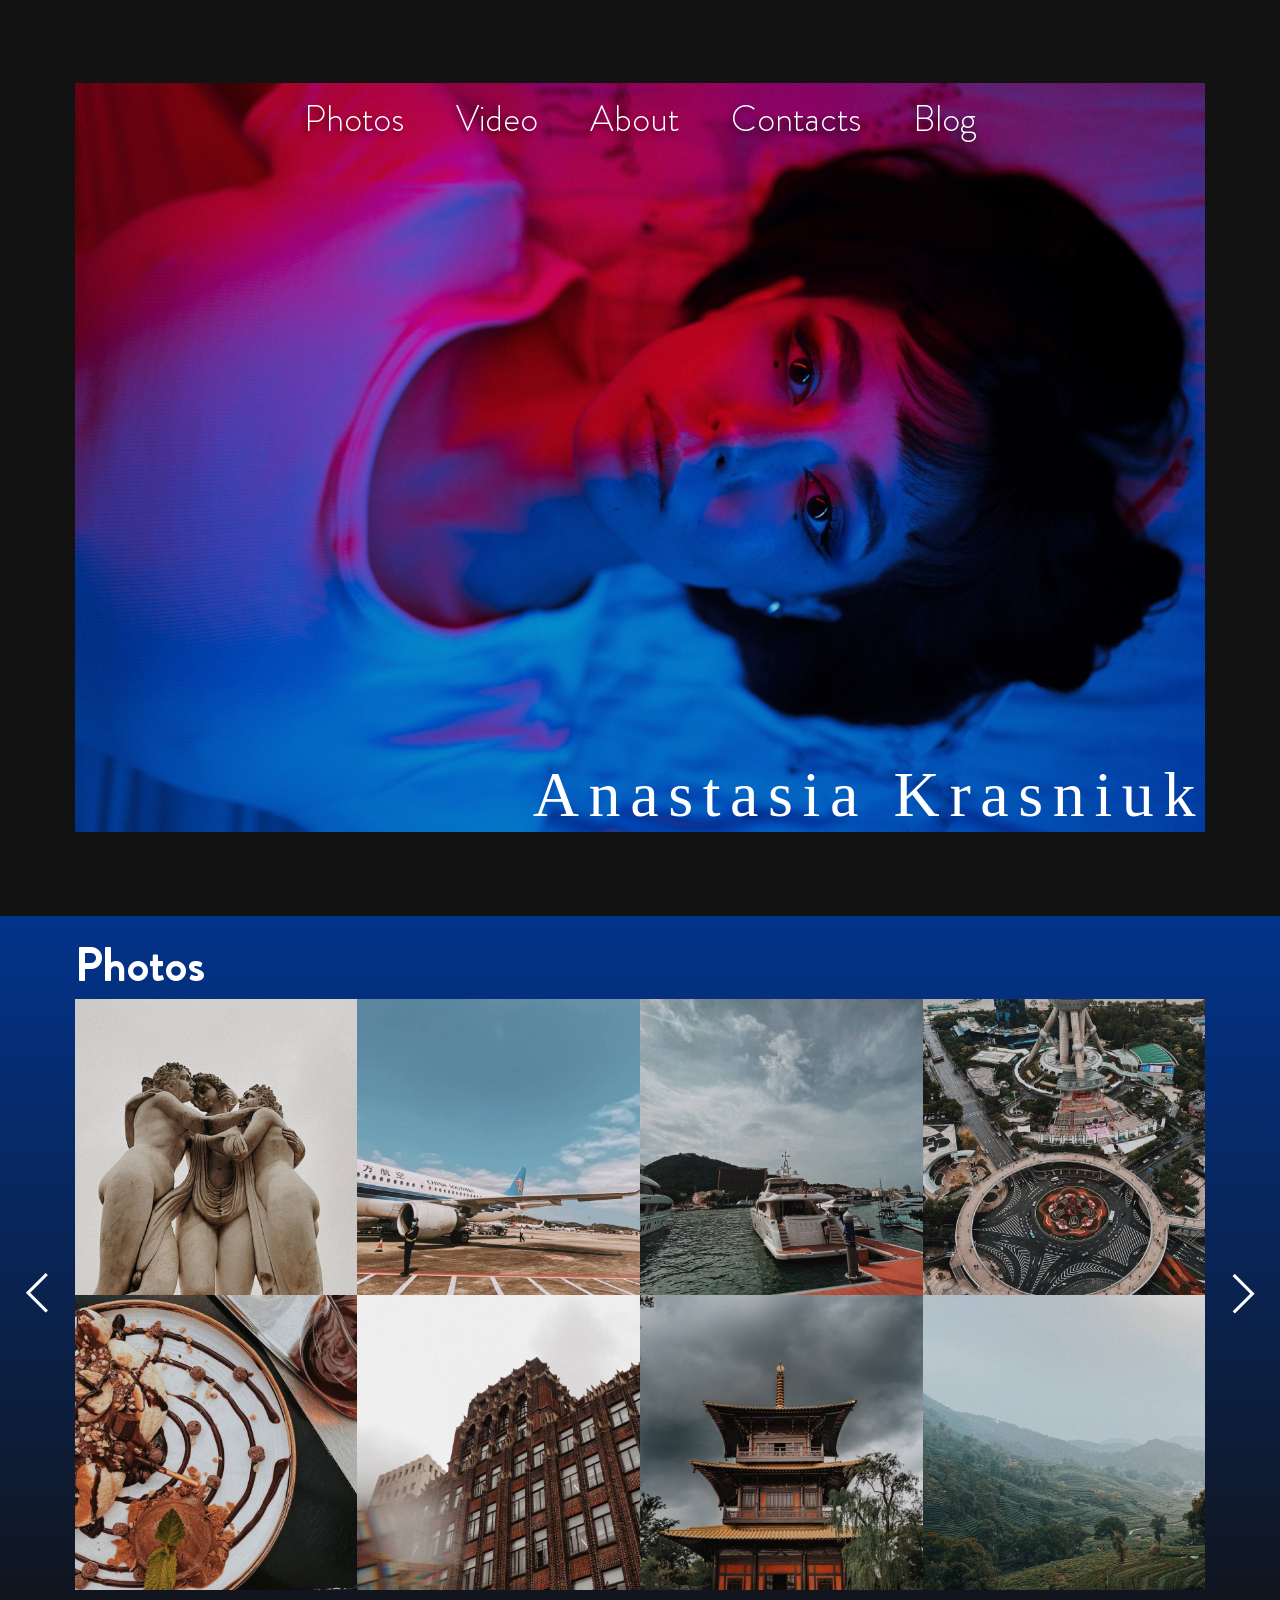
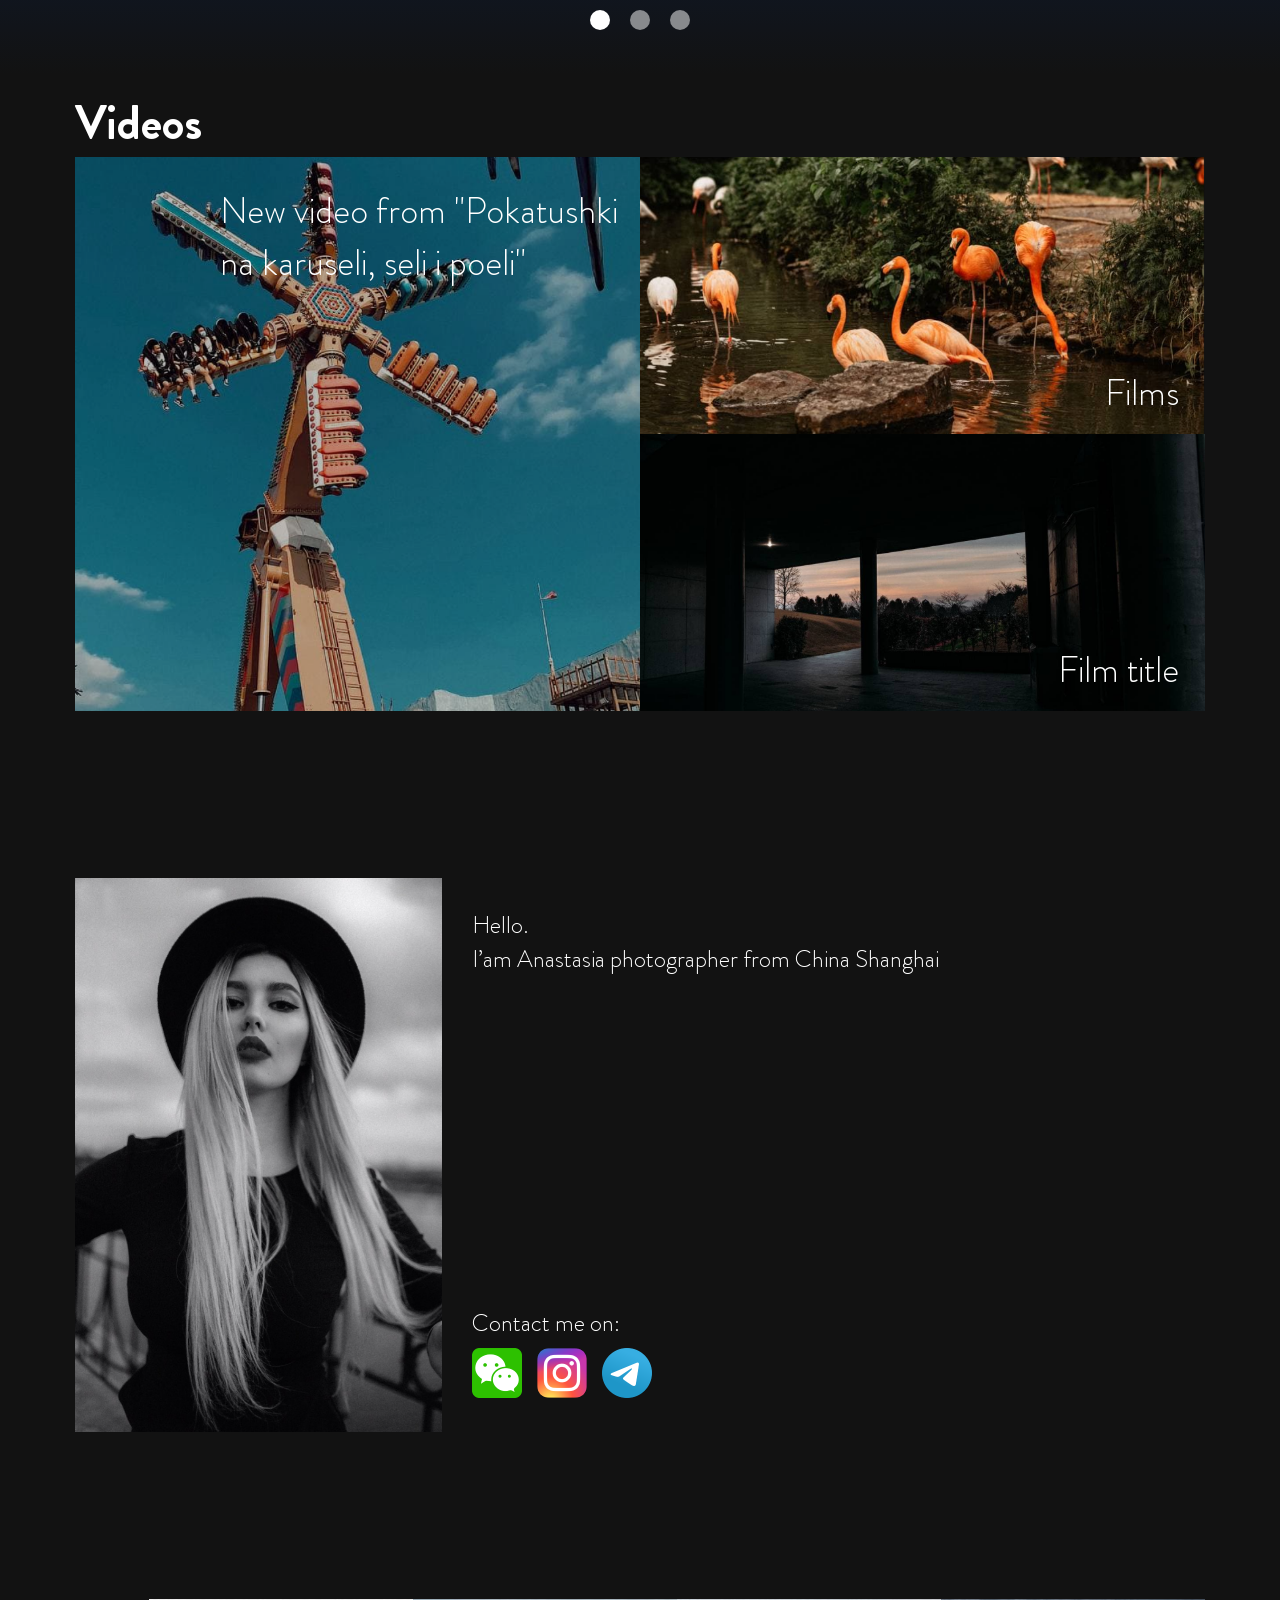
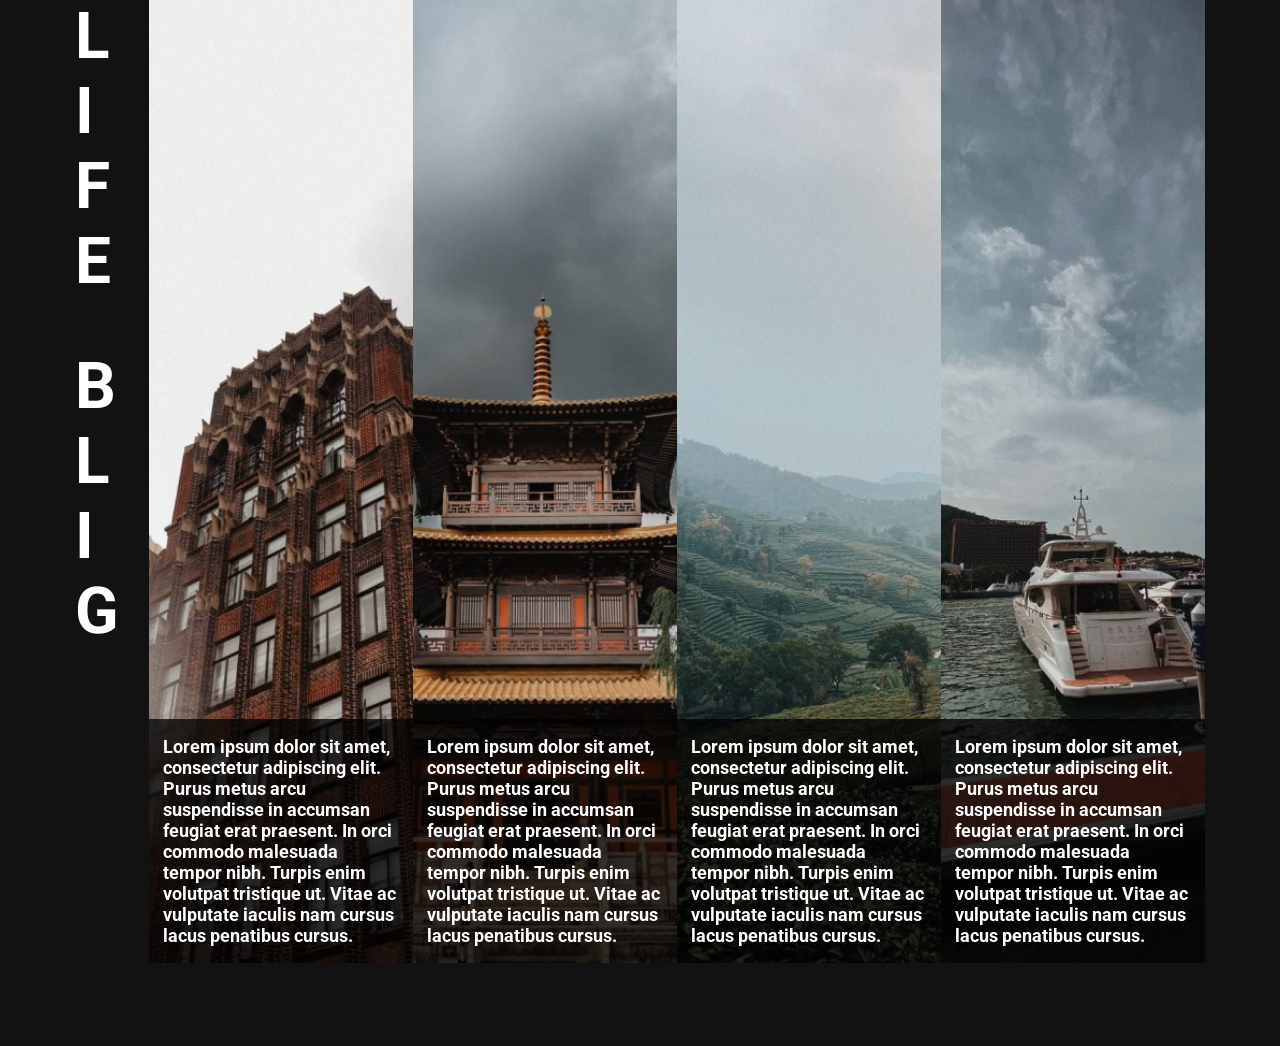
<file: index.html>
<!DOCTYPE html>
<html lang="en">
<head>
    <meta charset="UTF-8">
    <meta http-equiv="X-UA-Compatible" content="IE=edge">
    <meta name="viewport" content="width=device-width, initial-scale=1.0">
    <link rel="stylesheet" href="css/style.css">
    <title>Main</title>
</head>
<body class= "background_style_color">
    <main class="content background_style_color">
        <section class="general header">
            <div class="main main__img">
                <div class="layout-padding">
                    <nav class="nav">
                        <div class="nav__content">
                            <label for="nav" class="burger">
                                <input id="nav" type="checkbox">
                                <span class="none-display"></span>
                                <span class="none-display"></span>
                                <span class="none-display"></span>
                                    <ul class="nav__items none text_style-font_Brandon-Grotesque_xl text_style-shadow">
                                        <li class="nav__item none"><a href="#photos" class="nav__link text_style-color none">Photos</a></li>
                                        <li class="nav__item none"><a href="#video" class="nav__link text_style-color none">Video</a></li>
                                        <li class="nav__item none"><a href="#about" class="nav__link text_style-color none">About</a></li>
                                        <li class="nav__item none"><a href="#about" class="nav__link text_style-color none">Contacts</a></li>
                                        <li class="nav__item none"><a href="#blog" class="nav__link text_style-color none">Blog</a></li>
                                    </ul>
                            </label>
                        </div>
                    </nav>
                    <h1 class="main__content-h1 text_style-font_AmstelvarAlpha_xxxl text_style-color">Anastasia Krasniuk</h1>
                </div>
            </div>
        </section>
        <section class="general background_style_color_gradient" id="photos">
            <div class="header">
                <h2 class="header__text text_style-font_Brandon-Grotesque_xxl text_style-color">Photos</h2>
            </div>
            <section class="photos">
                    <div class="layout-padding">
                        <div class="photos__content-carousel carousel-1">
                            <div class="photos__content-carousel-items">
                                <div class="photos__content-carousel-item active">
                                    <div class="photos__content-carousel-imgs">
                                        <img class="photos__content-carousel-img" src="img/photos__content/Rectangle 1.png" alt="">
                                        <img class="photos__content-carousel-img" src="img/photos__content/Rectangle 2.png" alt="">
                                        <img class="photos__content-carousel-img" src="img/photos__content/Rectangle 3.png" alt="">
                                        <img class="photos__content-carousel-img" src="img/photos__content/Rectangle 4.png" alt="">
                                        <img class="photos__content-carousel-img" src="img/photos__content/Rectangle 5.png" alt="">
                                        <img class="photos__content-carousel-img" src="img/photos__content/Rectangle 6.png" alt="">
                                        <img class="photos__content-carousel-img photos__content-carousel-img-phone" src="img/photos__content/Rectangle 7.png" alt="">
                                        <img class="photos__content-carousel-img photos__content-carousel-img-phone" src="img/photos__content/Rectangle 8.png" alt="">
                                    </div>
                                </div>
                                <div class="photos__content-carousel-item">
                                    <div class="photos__content-carousel-imgs">
                                        <img class="photos__content-carousel-img" src="img/photos__content/Rectangle 3.png" alt="">
                                        <img class="photos__content-carousel-img" src="img/photos__content/Rectangle 2.png" alt="">
                                        <img class="photos__content-carousel-img" src="img/photos__content/Rectangle 4.png" alt="">
                                        <img class="photos__content-carousel-img" src="img/photos__content/Rectangle 5.png" alt="">
                                        <img class="photos__content-carousel-img" src="img/photos__content/Rectangle 7.png" alt="">
                                        <img class="photos__content-carousel-img" src="img/photos__content/Rectangle 8.png" alt="">
                                        <img class="photos__content-carousel-img photos__content-carousel-img-phone" src="img/photos__content/Rectangle 1.png" alt="">
                                        <img class="photos__content-carousel-img photos__content-carousel-img-phone" src="img/photos__content/Rectangle 6.png" alt="">
                                    </div>
                                </div>
                                <div class="photos__content-carousel-item">
                                    <div class="photos__content-carousel-imgs">
                                        <img class="photos__content-carousel-img" src="img/photos__content/Rectangle 8.png" alt="">
                                        <img class="photos__content-carousel-img" src="img/photos__content/Rectangle 1.png" alt="">
                                        <img class="photos__content-carousel-img" src="img/photos__content/Rectangle 4.png" alt="">
                                        <img class="photos__content-carousel-img" src="img/photos__content/Rectangle 3.png" alt="">
                                        <img class="photos__content-carousel-img" src="img/photos__content/Rectangle 2.png" alt="">
                                        <img class="photos__content-carousel-img" src="img/photos__content/Rectangle 6.png" alt="">
                                        <img class="photos__content-carousel-img photos__content-carousel-img-phone" src="img/photos__content/Rectangle 5.png" alt="">
                                        <img class="photos__content-carousel-img photos__content-carousel-img-phone" src="img/photos__content/Rectangle 7.png" alt="">
                                    </div>
                                </div>
                            </div>
                            <div class="photos__content-carousel-indicators">
                                <button class="photos__content-carousel-indicator active" data-photos__content-carousel-indicator="0"></button>
                                <button class="photos__content-carousel-indicator" data-photos__content-carousel-indicator="1"></button>
                                <button class="photos__content-carousel-indicator" data-photos__content-carousel-indicator="2"></button>
                            </div>
                            <div class="photos__content-carousel-control">
                                <button class="photos__content-carousel-control-prev" ><img class="photos__content-carousel-control-prev-img" src="img/slider_prev_arrow.png" alt=""></button>
                                <button class="photos__content-carousel-control-next" ><img class="photos__content-carousel-control-next-img" src="img/slider_next_arrow.png" alt=""></button>
                            </div>
                        </div>
                    </div>
            </section>
        </section>
        <section class="general background_style_color" id="video">
                <div class="header">
                    <h2 class="header__text text_style-font_Brandon-Grotesque_xxl text_style-color">Videos</h2>
                </div>
                <section class="videos">
                    <div class="videos__content-layout-padding">
                        <div class="videos__content-items">
                            <a class="videos__content-item none" href="#">
                                <div class="videos__content-item-img">
                                    <div class="videos__content-item-shadow">
                                        <p class="videos__content-item-header text_style-font_Brandon-Grotesque_xl text_style-color">
                                            New video from "Pokatushki
                                            na karuseli, seli i poeli"
                                        </p>
                                    </div>
                                </div>
                            </a>
                            <div class="videos__content-item videos__content-item-grid">
                                <a class="videos__content-item-top none" href="#">
                                    <p class="videos__content-item-text text_style-font_Brandon-Grotesque_xl text_style-color">Films</p>
                                </a>
                                <a class="videos__content-item-bottom none" href="#">
                                    <p class="videos__content-item-text text_style-font_Brandon-Grotesque_xl text_style-color">Film title</p>
                                </a>
                            </div>
                        </div>
                    </div>
                </section>
            </div>
        </section>
        <section class="general background_style_color" id="about">
            <div class="header header__text-about-me">
                <h2 class="header__text text_style-font_Brandon-Grotesque_xxl text_style-color">About me</h2>
            </div>
            <div class="general__content">
                <section class="about-me">
                        <div class="about-me__content-items">
                            <div class="about-me__content-item">
                                <img src="img/about-me__content/about-me__content-item-img.png" alt="" class="about-me__content-item-img">
                            </div>
                            <div class="about-me__content-item about-me__content-item-flex">
                                <div class="about-me__content-item-top">
                                    <p class="about-me__content-item-text text_style-color text_style-font_Brandon-Grotesque_l">
                                        Hello.
                                    </p>
                                    <p class="about-me__content-item-text text_style-color text_style-font_Brandon-Grotesque_l">
                                        I’am Anastasia photographer from China Shanghai
                                    </p>
                                </div>
                                <div class="about-me__content-item-bottom">
                                    <p class="about-me__content-item-text text_style-color text_style-font_Brandon-Grotesque_l">Contact me on:</p>
                                    <div class="about-me__content-item-bottom-social">
                                        <div class="about-me__content-item-bottom-social-items">
                                            <a class= "about-me__content-social-link" href="#"><img src="img/about-me__content/wechat-logo-80E2190E63-seeklogo 1.png" alt="" class="about-me__content-item-bottom-social-item"></a>
                                            <a class= "about-me__content-social-link" href="#"><img src="img/about-me__content/free-icon-instagram-174855 1.png" alt="" class="about-me__content-item-bottom-social-item"></a>
                                            <a class= "about-me__content-social-link" href="#"><img src="img/about-me__content/telegram-new-2019-logo-060F2D4B81-seeklogo 1.png" alt="" class="about-me__content-item-bottom-social-item"></a>
                                        </div>
                                    </div>
                                </div>
                            </div>
                        </div>
                </section>
            </div>
        </section>
        <section class="general background_style_color" id="blog">
                <section class="blog">
                    <div class="blog__content">
                        <div class="blog__content-items">
                            <div class="blog__content-item">
                                <div class="blog__content-header blog__content-header-flex">
                                    <p class="blog__content-text text_style-font_Roboto_xxxl text_style-color">LIFE</p>
                                    <p class="blog__content-text text_style-font_Roboto_xxxl text_style-color">BLIG</p>
                                </div>
                            </div>
                            <div class="blog__content-item blog__content-item-grid">
                                <div class="blog__content-card blog__content-card-img-1">
                                    <div class="blog__content-card-content ">
                                        <!-- <img src="img/blog-content/1.png" alt="" class="blog__content-card-img"> -->
                                        <p class="blog__content-card-text text_style-font_Roboto_s text_style-color ">Lorem ipsum dolor sit amet, consectetur adipiscing elit. Purus metus arcu suspendisse in accumsan feugiat erat praesent. In orci commodo malesuada tempor nibh. Turpis enim volutpat tristique ut. Vitae ac vulputate iaculis nam cursus lacus penatibus cursus.</p>
                                    </div>
                                </div>
                                <div class="blog__content-card  blog__content-card-img-2">
                                    <div class="blog__content-card-content">
                                        <!-- <img src="img/blog-content/2.png" alt="" class="blog__content-card-img"> -->
                                        <p class="blog__content-card-text text_style-font_Roboto_s text_style-color ">Lorem ipsum dolor sit amet, consectetur adipiscing elit. Purus metus arcu suspendisse in accumsan feugiat erat praesent. In orci commodo malesuada tempor nibh. Turpis enim volutpat tristique ut. Vitae ac vulputate iaculis nam cursus lacus penatibus cursus.</p>
                                    </div>
                                </div>
                                <div class="blog__content-card  blog__content-card-img-3">
                                    <div class="blog__content-card-content">
                                        <!-- <img src="img/blog-content/3.png" alt="" class="blog__content-card-img"> -->
                                        <p class="blog__content-card-text text_style-font_Roboto_s text_style-color ">Lorem ipsum dolor sit amet, consectetur adipiscing elit. Purus metus arcu suspendisse in accumsan feugiat erat praesent. In orci commodo malesuada tempor nibh. Turpis enim volutpat tristique ut. Vitae ac vulputate iaculis nam cursus lacus penatibus cursus.</p>
                                    </div>
                                </div>
                                <div class="blog__content-card  blog__content-card-img-4">
                                    <div class="blog__content-card-content">
                                        <!-- <img src="img/blog-content/4.png" alt="" class="blog__content-card-img"> -->
                                        <p class="blog__content-card-text text_style-font_Roboto_s text_style-color ">Lorem ipsum dolor sit amet, consectetur adipiscing elit. Purus metus arcu suspendisse in accumsan feugiat erat praesent. In orci commodo malesuada tempor nibh. Turpis enim volutpat tristique ut. Vitae ac vulputate iaculis nam cursus lacus penatibus cursus.</p>
                                    </div>
                                </div>
                            </div>
                        </div>
                </section>
            </div>
        </section>
    </main>
    <script src="js/script.js"></script>
</body>
</html>
</file>
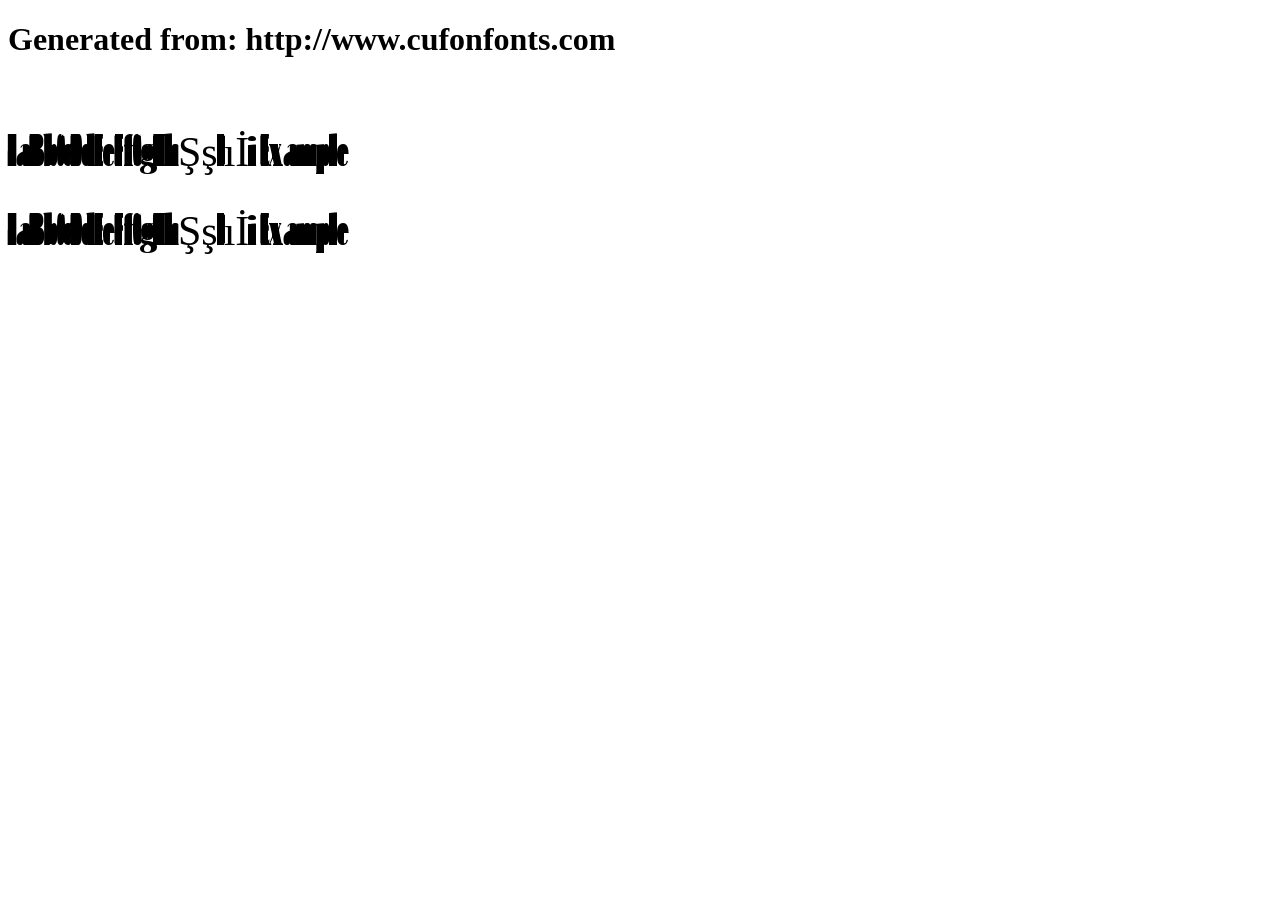
<file: font/AmstelvarAlpha/example.html>
<!DOCTYPE html>
<html xmlns="http://www.w3.org/1999/xhtml">
<head>
    <meta http-equiv="Content-Type" content="text/html; charset=utf-8"/>
    <link rel="stylesheet" type="text/css"
          href="style.css"/>
</head>

<body>

<h1>Generated from: http://www.cufonfonts.com</h1><br/>
<h1 style="font-family:'AmstelvarAlpha Default';font-weight:normal;font-size:42px">AaBbCcDdEeFfGgHhŞşIıİi Example</h1>
<h1 style="font-family:'AmstelvarAlpha Default';font-weight:normal;font-size:42px">AaBbCcDdEeFfGgHhŞşIıİi Example</h1>


</body>
</html>
</file>
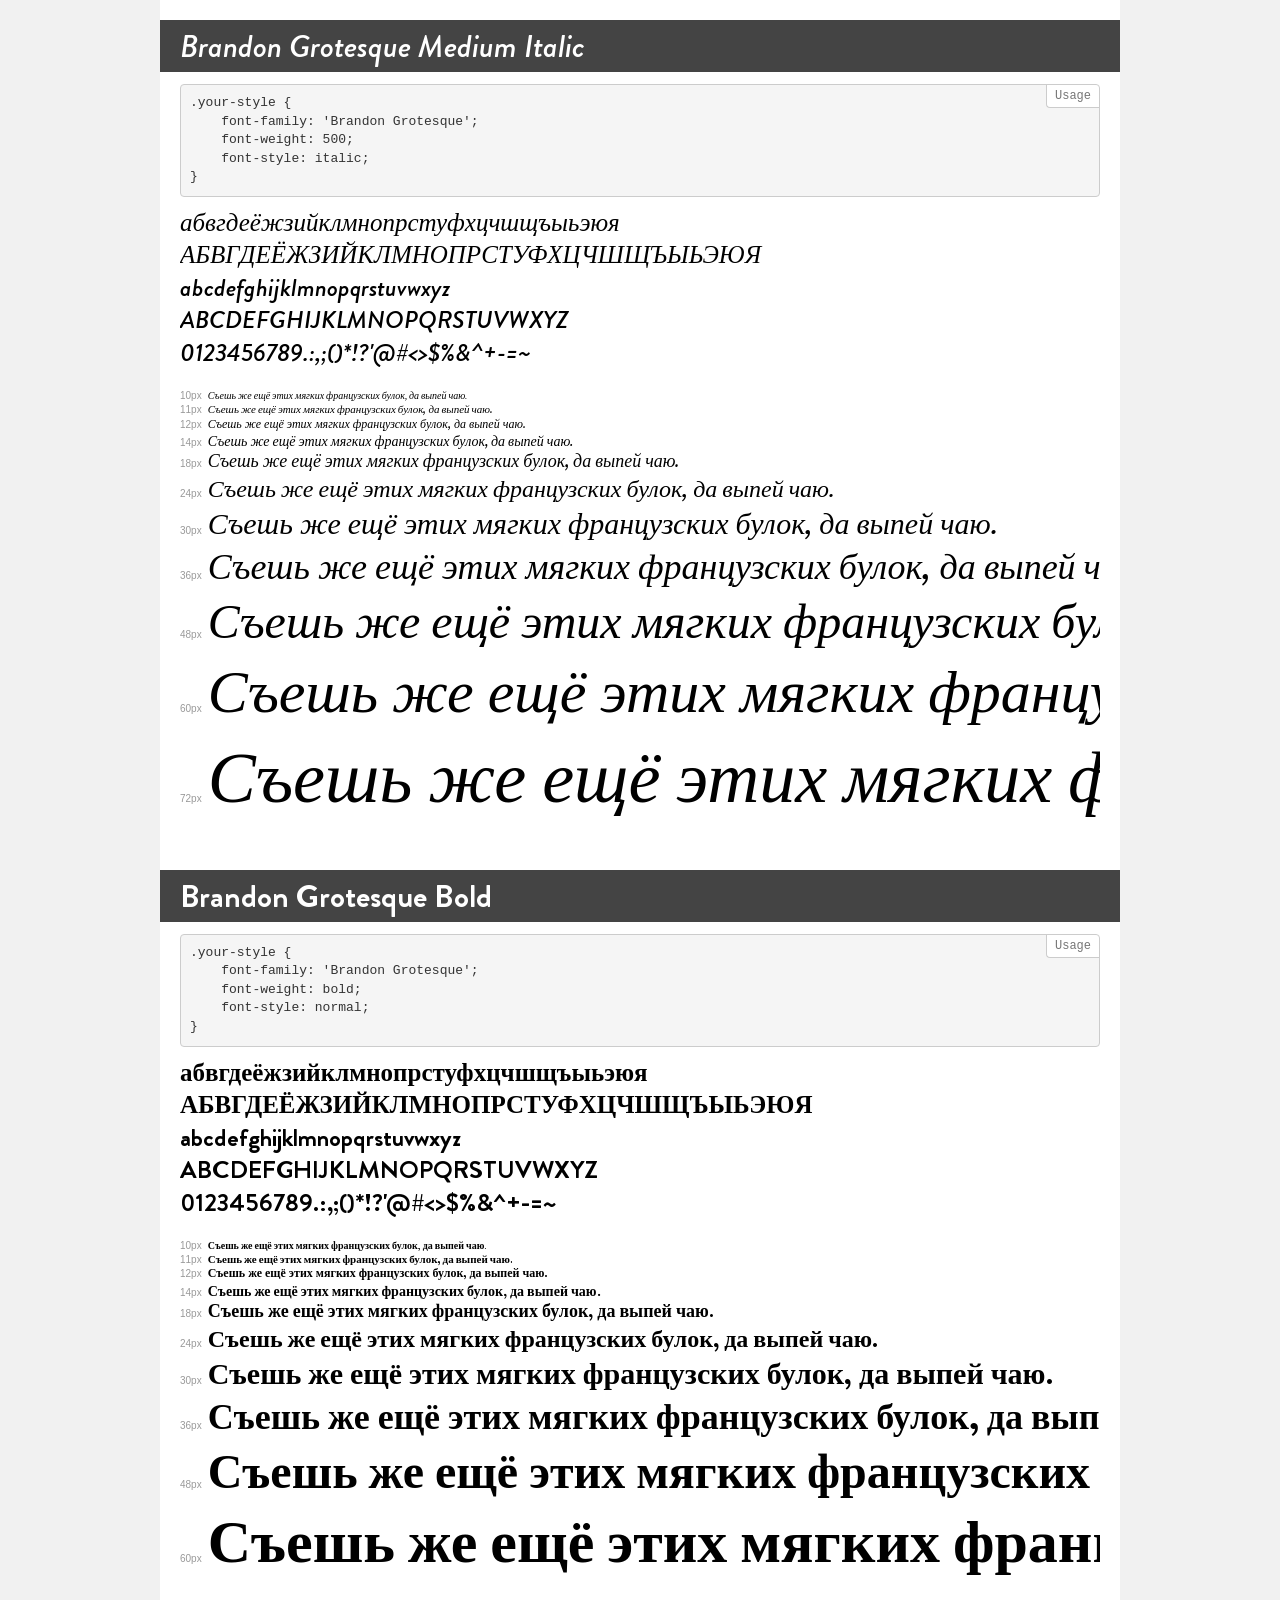
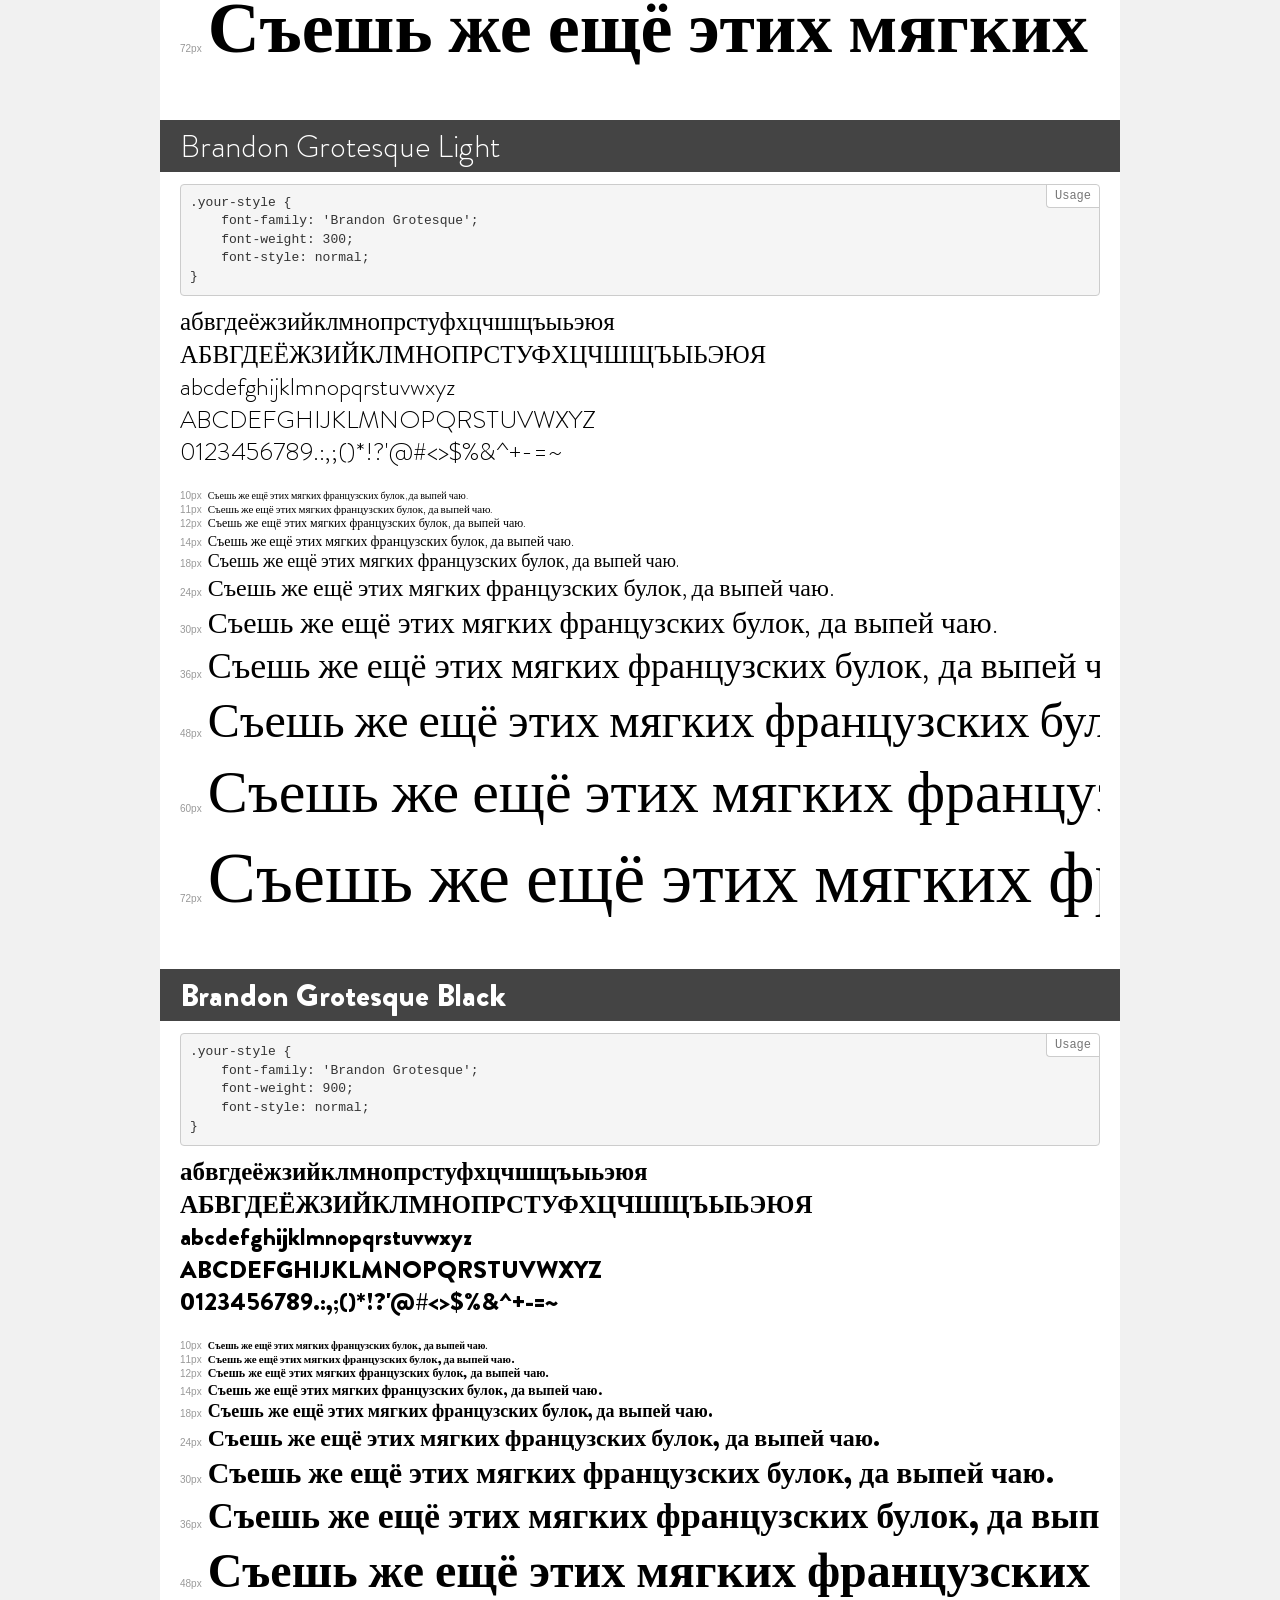
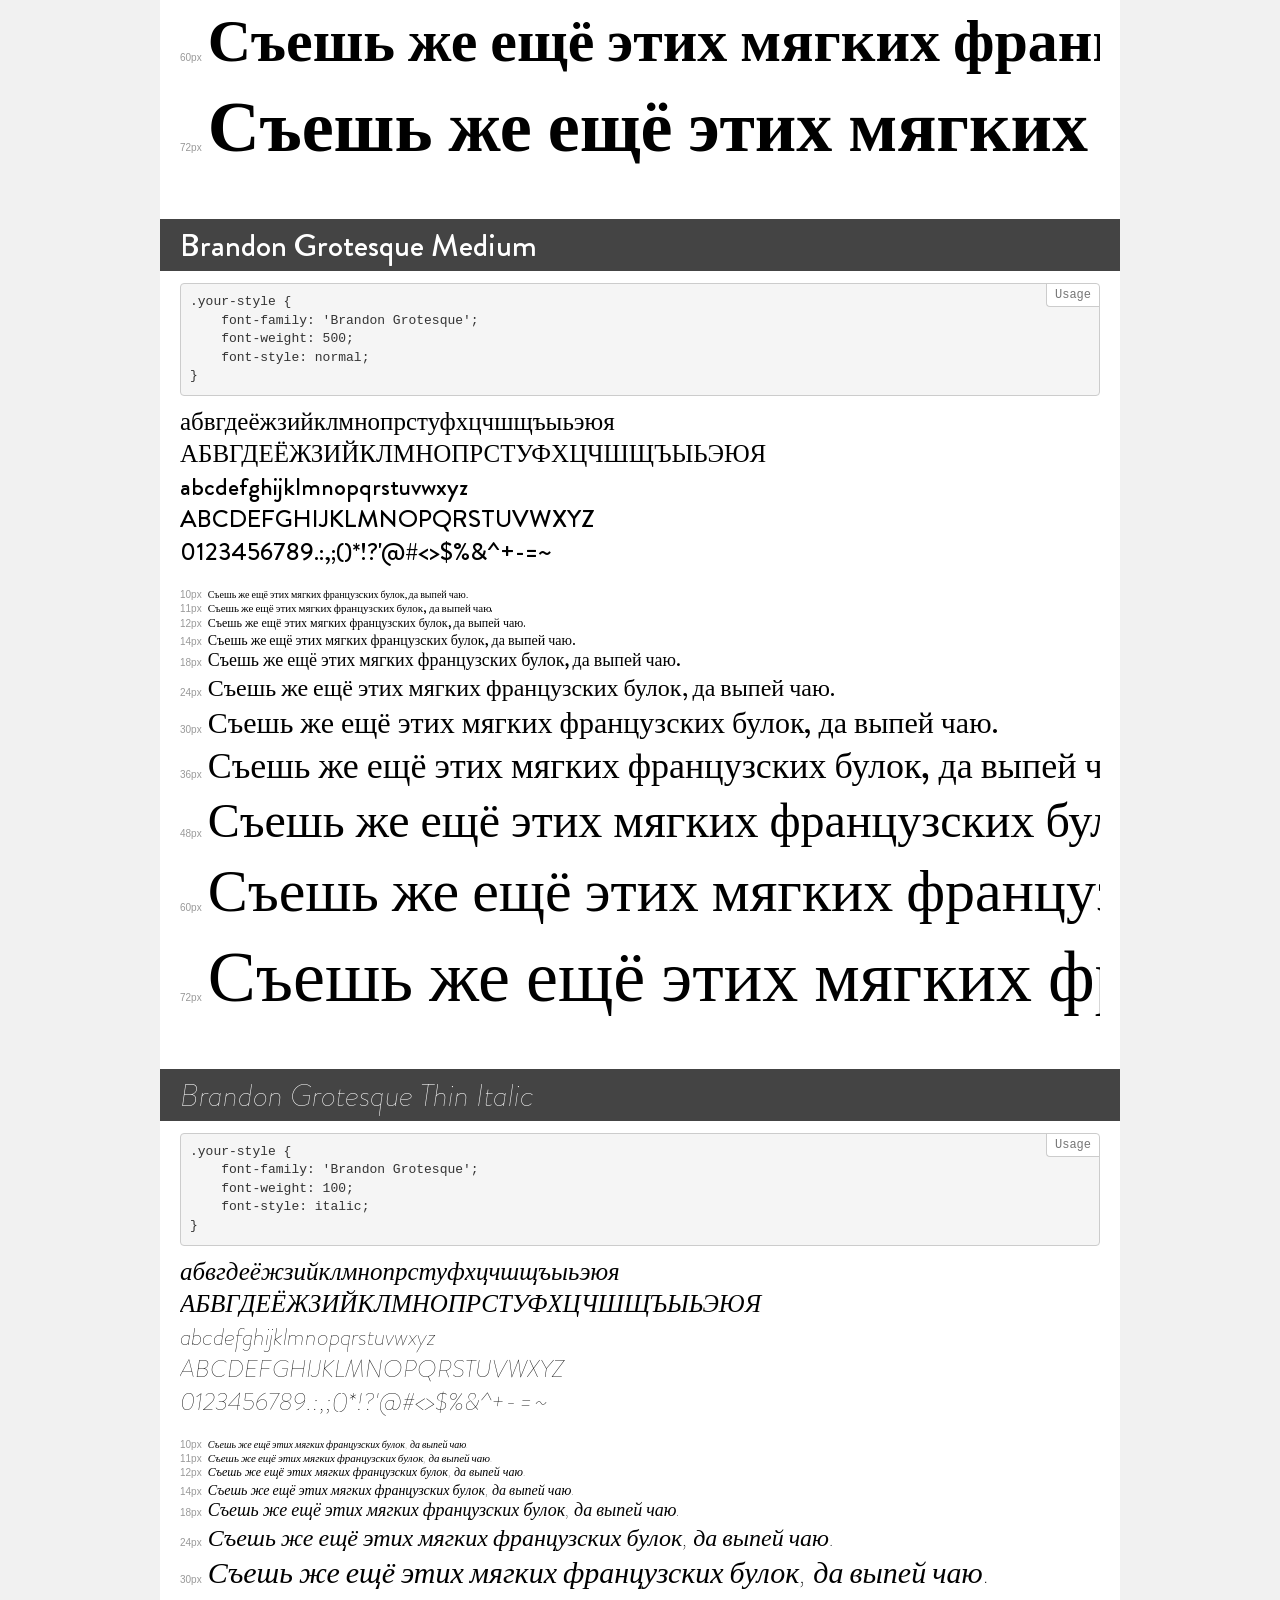
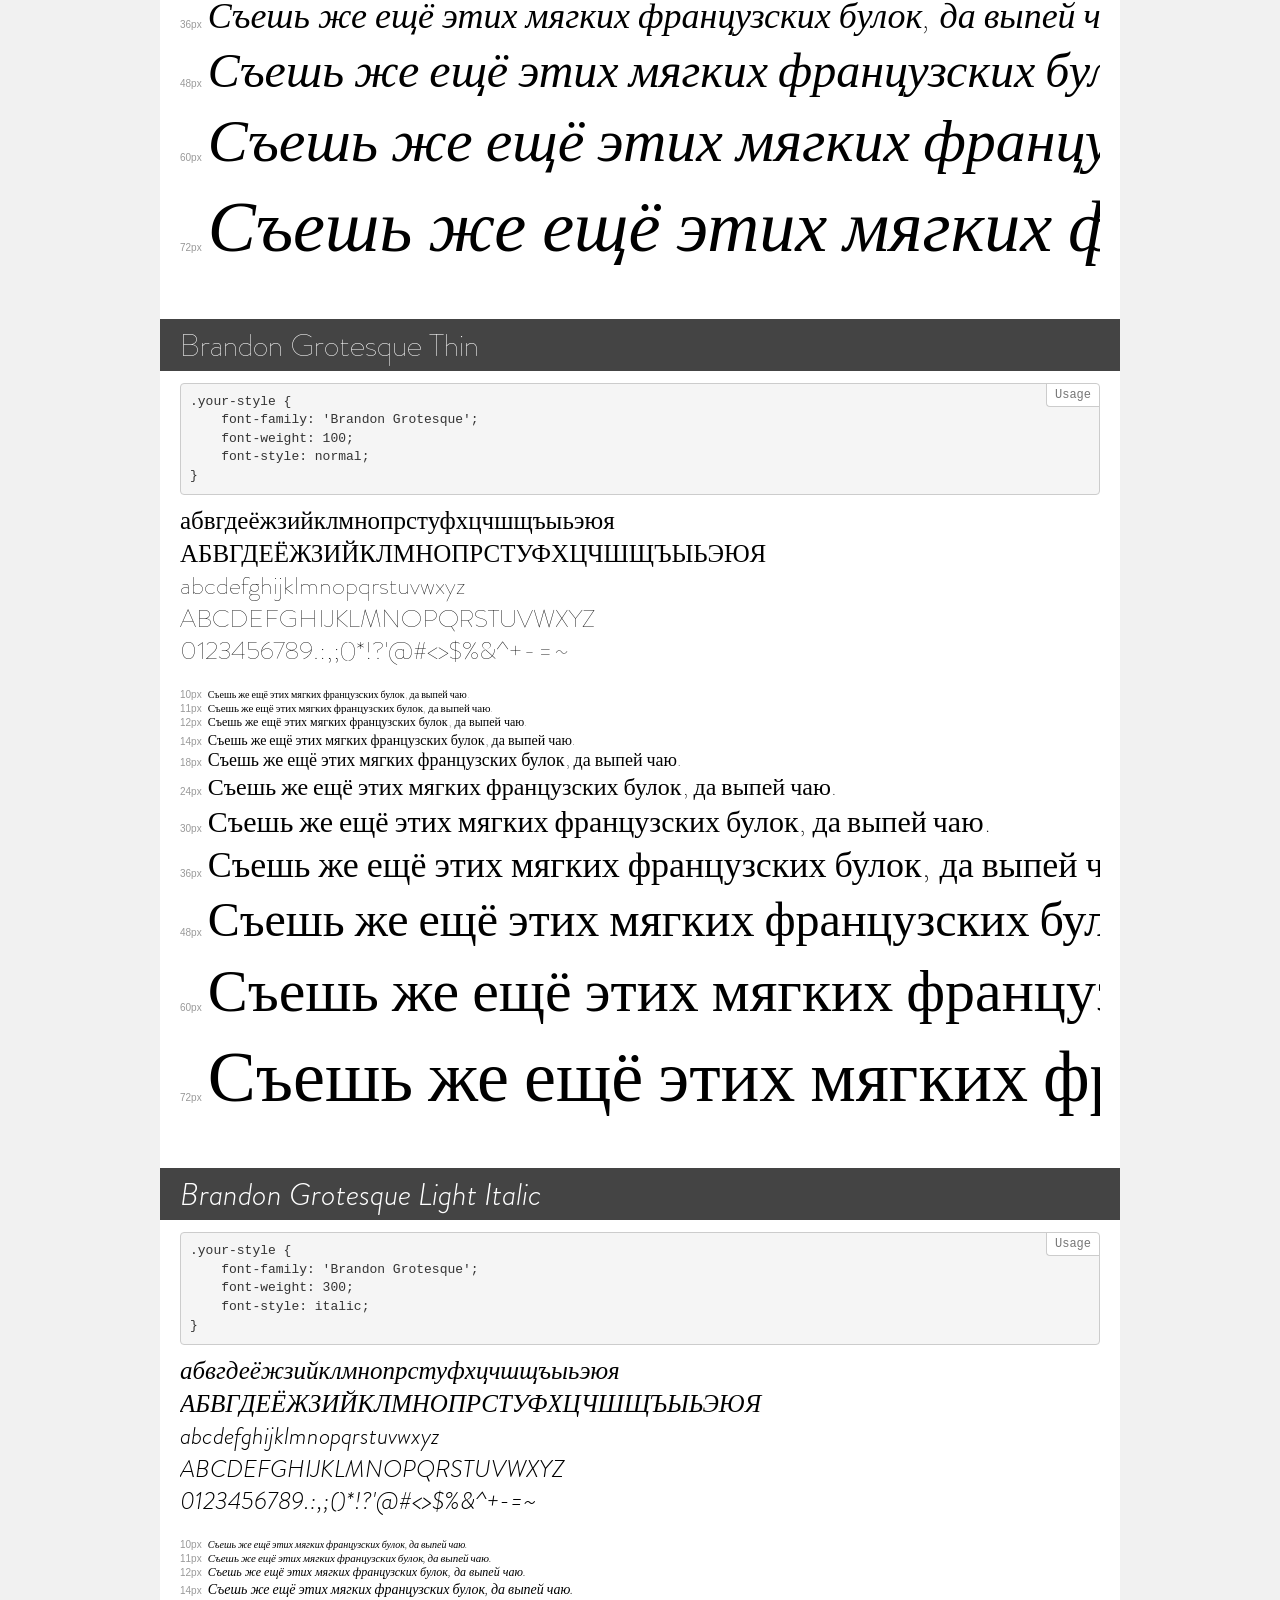
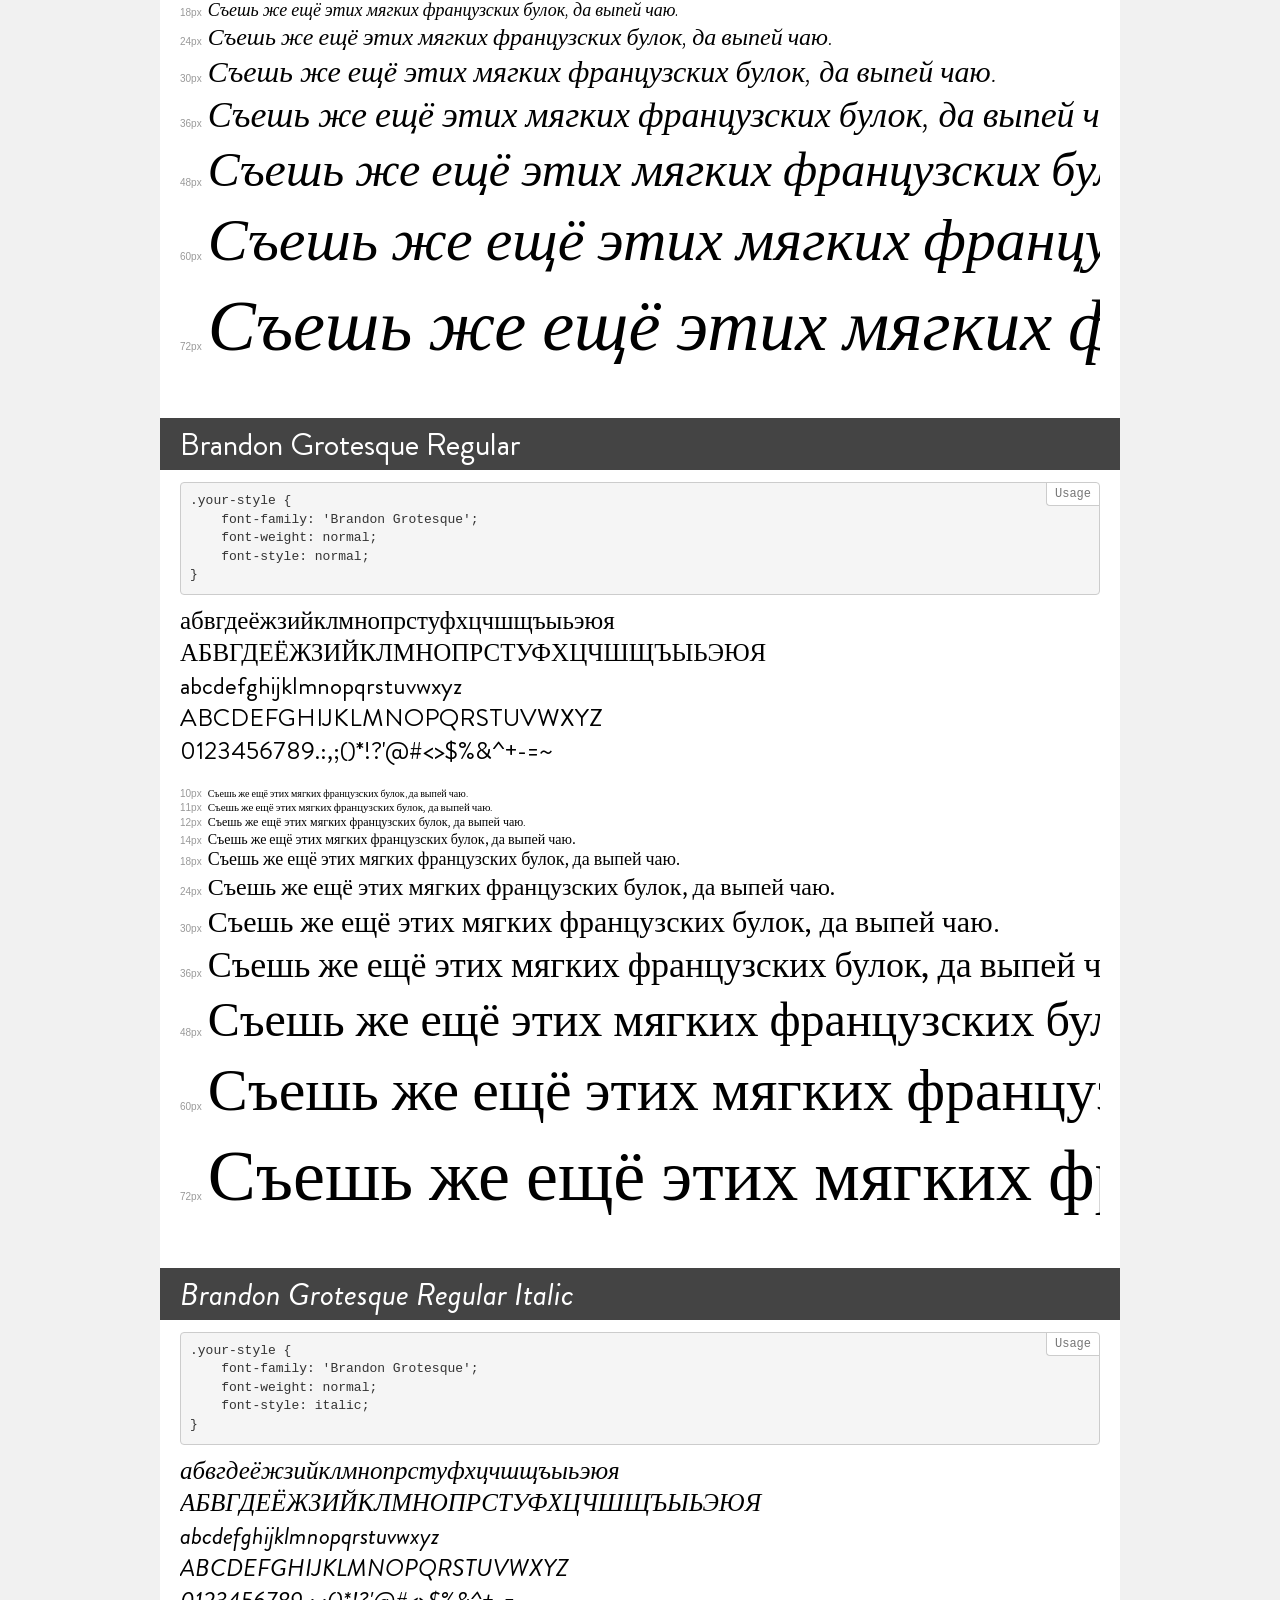
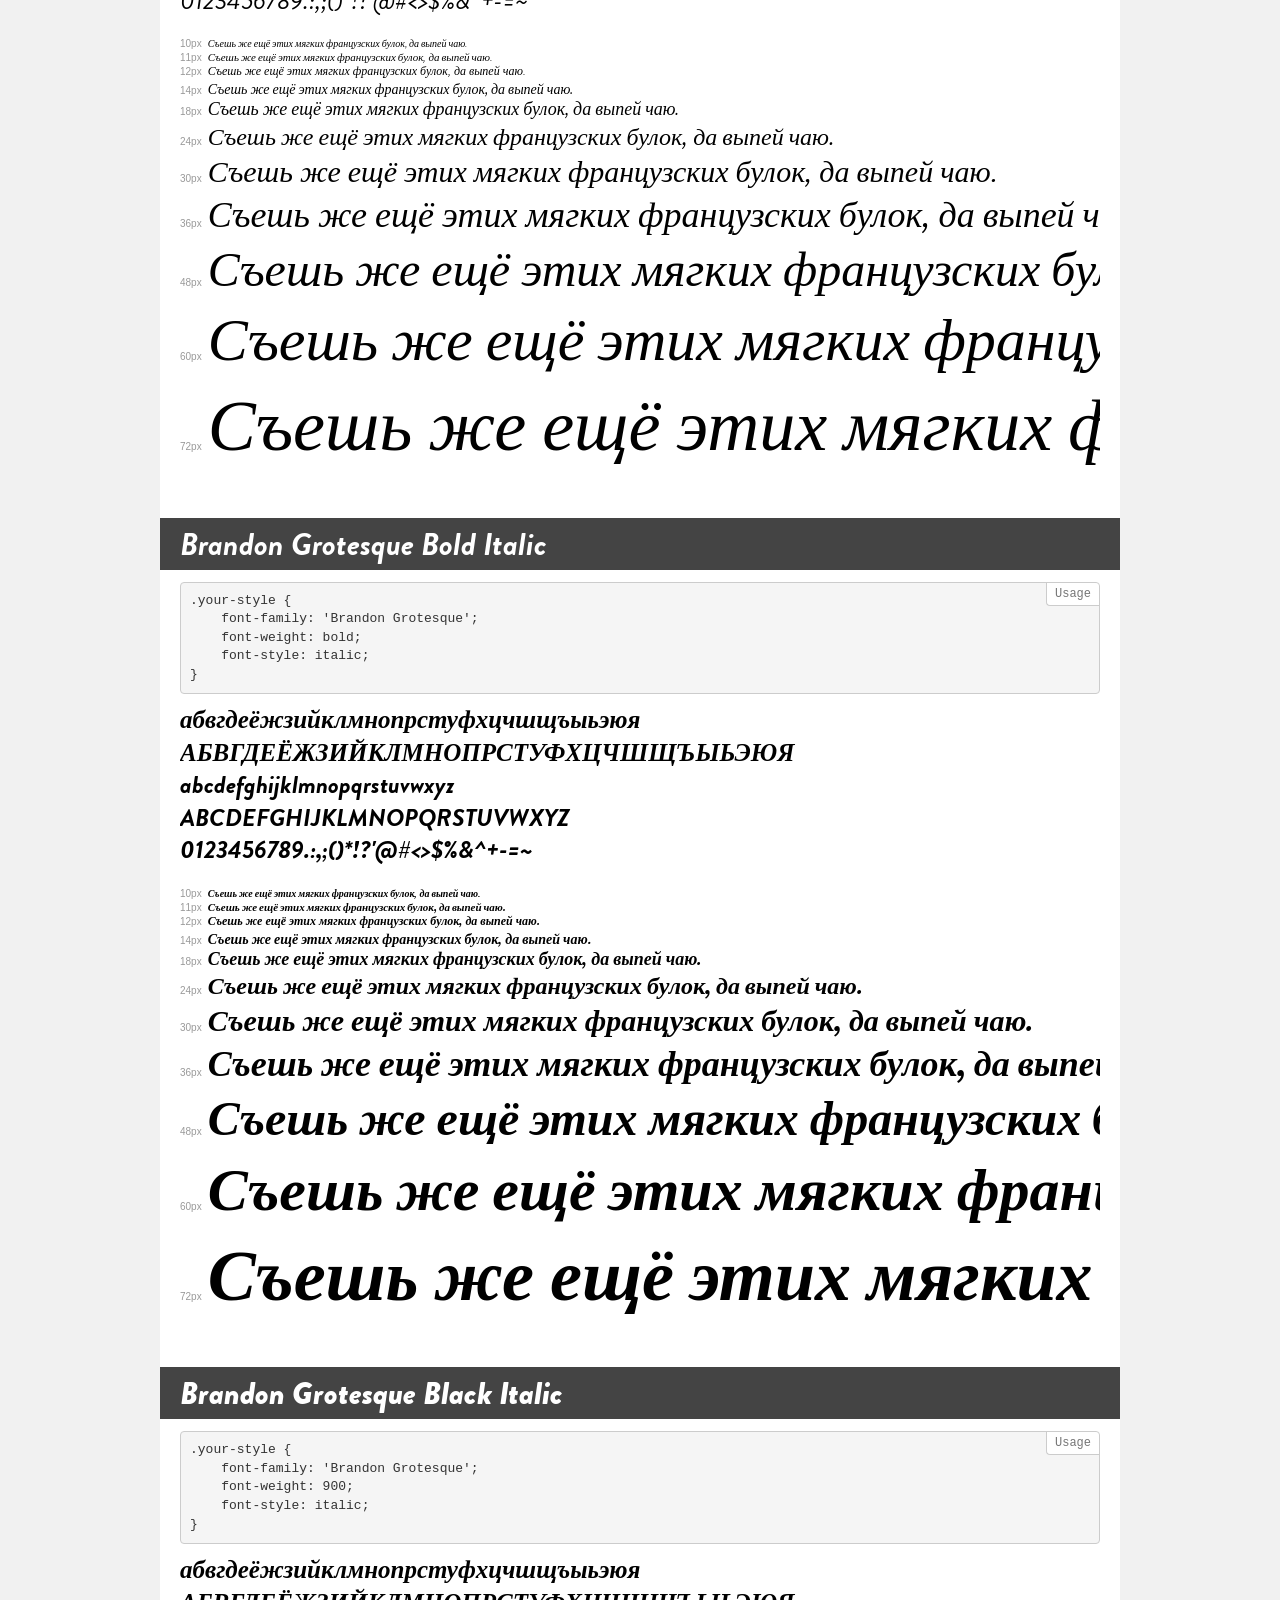
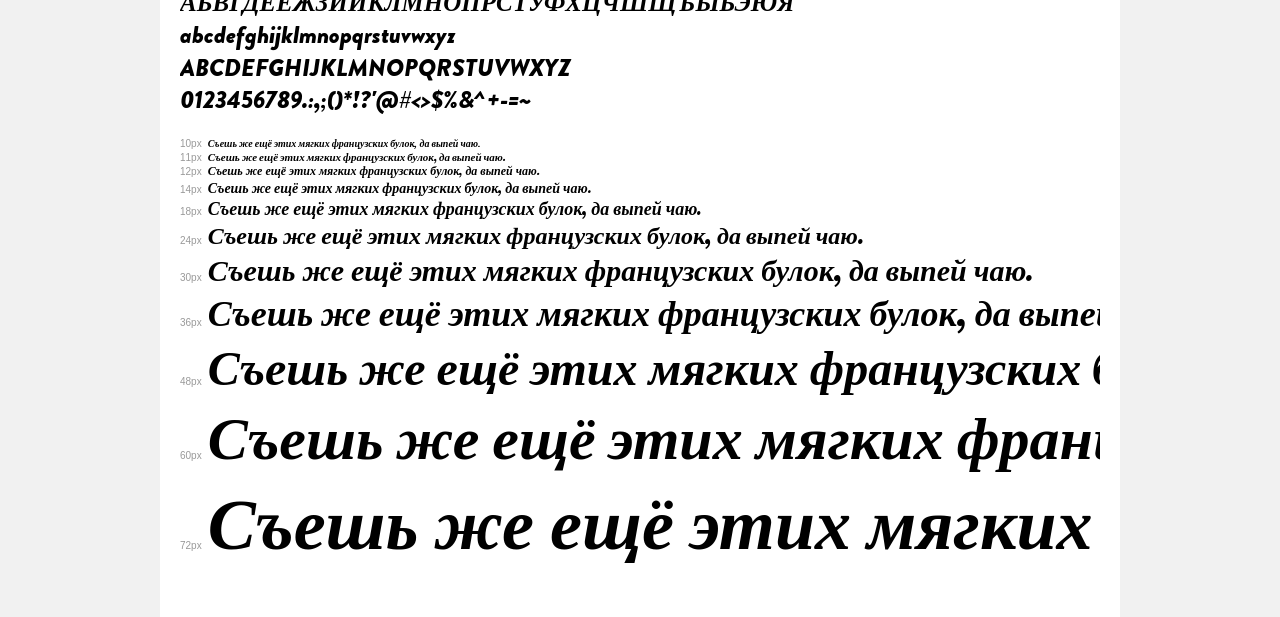
<file: font/BrandonGrotesque/demo.html>
<!DOCTYPE html>
<html>
<head>
    <meta charset="utf-8">
    <meta http-equiv="X-UA-Compatible" content="IE=edge">
    <meta name="viewport" content="width=device-width, initial-scale=1">
    <meta name="robots" content="noindex, noarchive">
    <title>Transfonter demo</title>
    <link href="stylesheet.css" rel="stylesheet">
    <style>
        /*
        http://meyerweb.com/eric/tools/css/reset/
        v2.0 | 20110126
        License: none (public domain)
        */
        html, body, div, span, applet, object, iframe,
        h1, h2, h3, h4, h5, h6, p, blockquote, pre,
        a, abbr, acronym, address, big, cite, code,
        del, dfn, em, img, ins, kbd, q, s, samp,
        small, strike, strong, sub, sup, tt, var,
        b, u, i, center,
        dl, dt, dd, ol, ul, li,
        fieldset, form, label, legend,
        table, caption, tbody, tfoot, thead, tr, th, td,
        article, aside, canvas, details, embed,
        figure, figcaption, footer, header, hgroup,
        menu, nav, output, ruby, section, summary,
        time, mark, audio, video {
            margin: 0;
            padding: 0;
            border: 0;
            font-size: 100%;
            font: inherit;
            vertical-align: baseline;
        }
        /* HTML5 display-role reset for older browsers */
        article, aside, details, figcaption, figure,
        footer, header, hgroup, menu, nav, section {
            display: block;
        }
        body {
            line-height: 1;
        }
        ol, ul {
            list-style: none;
        }
        blockquote, q {
            quotes: none;
        }
        blockquote:before, blockquote:after,
        q:before, q:after {
            content: '';
            content: none;
        }
        table {
            border-collapse: collapse;
            border-spacing: 0;
        }
        /* common styles */
        body {
            background: #f1f1f1;
            color: #000;
        }
        .page {
            background: #fff;
            width: 920px;
            margin: 0 auto;
            padding: 20px 20px 0 20px;
            overflow: hidden;
        }
        .font-container {
            overflow-x: auto;
            overflow-y: hidden;
            margin-bottom: 40px;
            line-height: 1.3;
            white-space: nowrap;
            padding-bottom: 5px;
        }
        h1 {
            position: relative;
            background: #444;
            font-size: 32px;
            color: #fff;
            padding: 10px 20px;
            margin: 0 -20px 12px -20px;
        }
        .letters {
            font-size: 25px;
            margin-bottom: 20px;
        }
        .s10:before {
            content: '10px';
        }
        .s11:before {
            content: '11px';
        }
        .s12:before {
            content: '12px';
        }
        .s14:before {
            content: '14px';
        }
        .s18:before {
            content: '18px';
        }
        .s24:before {
            content: '24px';
        }
        .s30:before {
            content: '30px';
        }
        .s36:before {
            content: '36px';
        }
        .s48:before {
            content: '48px';
        }
        .s60:before {
            content: '60px';
        }
        .s72:before {
            content: '72px';
        }
        .s10:before, .s11:before, .s12:before, .s14:before,
        .s18:before, .s24:before, .s30:before, .s36:before,
        .s48:before, .s60:before, .s72:before {
            font-family: Arial, sans-serif;
            font-size: 10px;
            font-weight: normal;
            font-style: normal;
            color: #999;
            padding-right: 6px;
        }
        pre {
            display: block;
            position: relative;
            padding: 9px;
            margin: 0 0 10px;
            font-family: Monaco, Menlo, Consolas, "Courier New", monospace !important;
            font-size: 13px;
            line-height: 1.428571429;
            color: #333;
            font-weight: normal !important;
            font-style: normal !important;
            background-color: #f5f5f5;
            border: 1px solid #ccc;
            overflow-x: auto;
            border-radius: 4px;
        }
        pre:after {
            display: block;
            position: absolute;
            right: 0;
            top: 0;
            content: 'Usage';
            line-height: 1;
            padding: 5px 8px;
            font-size: 12px;
            color: #767676;
            background-color: #fff;
            border: 1px solid #ccc;
            border-right: none;
            border-top: none;
            border-radius: 0 4px 0 4px;
            z-index: 10;
        }
        /* responsive */
        @media (max-width: 959px) {
            .page {
                width: auto;
                margin: 0;
            }
        }
    </style>
</head>
<body>
<div class="page">
    <div class="demo" style="font-family: 'Brandon Grotesque'; font-weight: 500; font-style: italic;">
        <h1>Brandon Grotesque Medium Italic</h1>
        <pre>.your-style {
    font-family: 'Brandon Grotesque';
    font-weight: 500;
    font-style: italic;
}</pre>
        <div class="font-container">
            <p class="letters">
                абвгдеёжзийклмнопрстуфхцчшщъыьэюя<br>
АБВГДЕЁЖЗИЙКЛМНОПРСТУФХЦЧШЩЪЫЬЭЮЯ<br>
abcdefghijklmnopqrstuvwxyz<br>
ABCDEFGHIJKLMNOPQRSTUVWXYZ<br>
                0123456789.:,;()*!?'@#<>$%&^+-=~
            </p>
            <p class="s10" style="font-size: 10px;">Съешь же ещё этих мягких французских булок, да выпей чаю.</p>
            <p class="s11" style="font-size: 11px;">Съешь же ещё этих мягких французских булок, да выпей чаю.</p>
            <p class="s12" style="font-size: 12px;">Съешь же ещё этих мягких французских булок, да выпей чаю.</p>
            <p class="s14" style="font-size: 14px;">Съешь же ещё этих мягких французских булок, да выпей чаю.</p>
            <p class="s18" style="font-size: 18px;">Съешь же ещё этих мягких французских булок, да выпей чаю.</p>
            <p class="s24" style="font-size: 24px;">Съешь же ещё этих мягких французских булок, да выпей чаю.</p>
            <p class="s30" style="font-size: 30px;">Съешь же ещё этих мягких французских булок, да выпей чаю.</p>
            <p class="s36" style="font-size: 36px;">Съешь же ещё этих мягких французских булок, да выпей чаю.</p>
            <p class="s48" style="font-size: 48px;">Съешь же ещё этих мягких французских булок, да выпей чаю.</p>
            <p class="s60" style="font-size: 60px;">Съешь же ещё этих мягких французских булок, да выпей чаю.</p>
            <p class="s72" style="font-size: 72px;">Съешь же ещё этих мягких французских булок, да выпей чаю.</p>
        </div>
    </div>
    <div class="demo" style="font-family: 'Brandon Grotesque'; font-weight: bold; font-style: normal;">
        <h1>Brandon Grotesque Bold</h1>
        <pre>.your-style {
    font-family: 'Brandon Grotesque';
    font-weight: bold;
    font-style: normal;
}</pre>
        <div class="font-container">
            <p class="letters">
                абвгдеёжзийклмнопрстуфхцчшщъыьэюя<br>
АБВГДЕЁЖЗИЙКЛМНОПРСТУФХЦЧШЩЪЫЬЭЮЯ<br>
abcdefghijklmnopqrstuvwxyz<br>
ABCDEFGHIJKLMNOPQRSTUVWXYZ<br>
                0123456789.:,;()*!?'@#<>$%&^+-=~
            </p>
            <p class="s10" style="font-size: 10px;">Съешь же ещё этих мягких французских булок, да выпей чаю.</p>
            <p class="s11" style="font-size: 11px;">Съешь же ещё этих мягких французских булок, да выпей чаю.</p>
            <p class="s12" style="font-size: 12px;">Съешь же ещё этих мягких французских булок, да выпей чаю.</p>
            <p class="s14" style="font-size: 14px;">Съешь же ещё этих мягких французских булок, да выпей чаю.</p>
            <p class="s18" style="font-size: 18px;">Съешь же ещё этих мягких французских булок, да выпей чаю.</p>
            <p class="s24" style="font-size: 24px;">Съешь же ещё этих мягких французских булок, да выпей чаю.</p>
            <p class="s30" style="font-size: 30px;">Съешь же ещё этих мягких французских булок, да выпей чаю.</p>
            <p class="s36" style="font-size: 36px;">Съешь же ещё этих мягких французских булок, да выпей чаю.</p>
            <p class="s48" style="font-size: 48px;">Съешь же ещё этих мягких французских булок, да выпей чаю.</p>
            <p class="s60" style="font-size: 60px;">Съешь же ещё этих мягких французских булок, да выпей чаю.</p>
            <p class="s72" style="font-size: 72px;">Съешь же ещё этих мягких французских булок, да выпей чаю.</p>
        </div>
    </div>
    <div class="demo" style="font-family: 'Brandon Grotesque'; font-weight: 300; font-style: normal;">
        <h1>Brandon Grotesque Light</h1>
        <pre>.your-style {
    font-family: 'Brandon Grotesque';
    font-weight: 300;
    font-style: normal;
}</pre>
        <div class="font-container">
            <p class="letters">
                абвгдеёжзийклмнопрстуфхцчшщъыьэюя<br>
АБВГДЕЁЖЗИЙКЛМНОПРСТУФХЦЧШЩЪЫЬЭЮЯ<br>
abcdefghijklmnopqrstuvwxyz<br>
ABCDEFGHIJKLMNOPQRSTUVWXYZ<br>
                0123456789.:,;()*!?'@#<>$%&^+-=~
            </p>
            <p class="s10" style="font-size: 10px;">Съешь же ещё этих мягких французских булок, да выпей чаю.</p>
            <p class="s11" style="font-size: 11px;">Съешь же ещё этих мягких французских булок, да выпей чаю.</p>
            <p class="s12" style="font-size: 12px;">Съешь же ещё этих мягких французских булок, да выпей чаю.</p>
            <p class="s14" style="font-size: 14px;">Съешь же ещё этих мягких французских булок, да выпей чаю.</p>
            <p class="s18" style="font-size: 18px;">Съешь же ещё этих мягких французских булок, да выпей чаю.</p>
            <p class="s24" style="font-size: 24px;">Съешь же ещё этих мягких французских булок, да выпей чаю.</p>
            <p class="s30" style="font-size: 30px;">Съешь же ещё этих мягких французских булок, да выпей чаю.</p>
            <p class="s36" style="font-size: 36px;">Съешь же ещё этих мягких французских булок, да выпей чаю.</p>
            <p class="s48" style="font-size: 48px;">Съешь же ещё этих мягких французских булок, да выпей чаю.</p>
            <p class="s60" style="font-size: 60px;">Съешь же ещё этих мягких французских булок, да выпей чаю.</p>
            <p class="s72" style="font-size: 72px;">Съешь же ещё этих мягких французских булок, да выпей чаю.</p>
        </div>
    </div>
    <div class="demo" style="font-family: 'Brandon Grotesque'; font-weight: 900; font-style: normal;">
        <h1>Brandon Grotesque Black</h1>
        <pre>.your-style {
    font-family: 'Brandon Grotesque';
    font-weight: 900;
    font-style: normal;
}</pre>
        <div class="font-container">
            <p class="letters">
                абвгдеёжзийклмнопрстуфхцчшщъыьэюя<br>
АБВГДЕЁЖЗИЙКЛМНОПРСТУФХЦЧШЩЪЫЬЭЮЯ<br>
abcdefghijklmnopqrstuvwxyz<br>
ABCDEFGHIJKLMNOPQRSTUVWXYZ<br>
                0123456789.:,;()*!?'@#<>$%&^+-=~
            </p>
            <p class="s10" style="font-size: 10px;">Съешь же ещё этих мягких французских булок, да выпей чаю.</p>
            <p class="s11" style="font-size: 11px;">Съешь же ещё этих мягких французских булок, да выпей чаю.</p>
            <p class="s12" style="font-size: 12px;">Съешь же ещё этих мягких французских булок, да выпей чаю.</p>
            <p class="s14" style="font-size: 14px;">Съешь же ещё этих мягких французских булок, да выпей чаю.</p>
            <p class="s18" style="font-size: 18px;">Съешь же ещё этих мягких французских булок, да выпей чаю.</p>
            <p class="s24" style="font-size: 24px;">Съешь же ещё этих мягких французских булок, да выпей чаю.</p>
            <p class="s30" style="font-size: 30px;">Съешь же ещё этих мягких французских булок, да выпей чаю.</p>
            <p class="s36" style="font-size: 36px;">Съешь же ещё этих мягких французских булок, да выпей чаю.</p>
            <p class="s48" style="font-size: 48px;">Съешь же ещё этих мягких французских булок, да выпей чаю.</p>
            <p class="s60" style="font-size: 60px;">Съешь же ещё этих мягких французских булок, да выпей чаю.</p>
            <p class="s72" style="font-size: 72px;">Съешь же ещё этих мягких французских булок, да выпей чаю.</p>
        </div>
    </div>
    <div class="demo" style="font-family: 'Brandon Grotesque'; font-weight: 500; font-style: normal;">
        <h1>Brandon Grotesque Medium</h1>
        <pre>.your-style {
    font-family: 'Brandon Grotesque';
    font-weight: 500;
    font-style: normal;
}</pre>
        <div class="font-container">
            <p class="letters">
                абвгдеёжзийклмнопрстуфхцчшщъыьэюя<br>
АБВГДЕЁЖЗИЙКЛМНОПРСТУФХЦЧШЩЪЫЬЭЮЯ<br>
abcdefghijklmnopqrstuvwxyz<br>
ABCDEFGHIJKLMNOPQRSTUVWXYZ<br>
                0123456789.:,;()*!?'@#<>$%&^+-=~
            </p>
            <p class="s10" style="font-size: 10px;">Съешь же ещё этих мягких французских булок, да выпей чаю.</p>
            <p class="s11" style="font-size: 11px;">Съешь же ещё этих мягких французских булок, да выпей чаю.</p>
            <p class="s12" style="font-size: 12px;">Съешь же ещё этих мягких французских булок, да выпей чаю.</p>
            <p class="s14" style="font-size: 14px;">Съешь же ещё этих мягких французских булок, да выпей чаю.</p>
            <p class="s18" style="font-size: 18px;">Съешь же ещё этих мягких французских булок, да выпей чаю.</p>
            <p class="s24" style="font-size: 24px;">Съешь же ещё этих мягких французских булок, да выпей чаю.</p>
            <p class="s30" style="font-size: 30px;">Съешь же ещё этих мягких французских булок, да выпей чаю.</p>
            <p class="s36" style="font-size: 36px;">Съешь же ещё этих мягких французских булок, да выпей чаю.</p>
            <p class="s48" style="font-size: 48px;">Съешь же ещё этих мягких французских булок, да выпей чаю.</p>
            <p class="s60" style="font-size: 60px;">Съешь же ещё этих мягких французских булок, да выпей чаю.</p>
            <p class="s72" style="font-size: 72px;">Съешь же ещё этих мягких французских булок, да выпей чаю.</p>
        </div>
    </div>
    <div class="demo" style="font-family: 'Brandon Grotesque'; font-weight: 100; font-style: italic;">
        <h1>Brandon Grotesque Thin Italic</h1>
        <pre>.your-style {
    font-family: 'Brandon Grotesque';
    font-weight: 100;
    font-style: italic;
}</pre>
        <div class="font-container">
            <p class="letters">
                абвгдеёжзийклмнопрстуфхцчшщъыьэюя<br>
АБВГДЕЁЖЗИЙКЛМНОПРСТУФХЦЧШЩЪЫЬЭЮЯ<br>
abcdefghijklmnopqrstuvwxyz<br>
ABCDEFGHIJKLMNOPQRSTUVWXYZ<br>
                0123456789.:,;()*!?'@#<>$%&^+-=~
            </p>
            <p class="s10" style="font-size: 10px;">Съешь же ещё этих мягких французских булок, да выпей чаю.</p>
            <p class="s11" style="font-size: 11px;">Съешь же ещё этих мягких французских булок, да выпей чаю.</p>
            <p class="s12" style="font-size: 12px;">Съешь же ещё этих мягких французских булок, да выпей чаю.</p>
            <p class="s14" style="font-size: 14px;">Съешь же ещё этих мягких французских булок, да выпей чаю.</p>
            <p class="s18" style="font-size: 18px;">Съешь же ещё этих мягких французских булок, да выпей чаю.</p>
            <p class="s24" style="font-size: 24px;">Съешь же ещё этих мягких французских булок, да выпей чаю.</p>
            <p class="s30" style="font-size: 30px;">Съешь же ещё этих мягких французских булок, да выпей чаю.</p>
            <p class="s36" style="font-size: 36px;">Съешь же ещё этих мягких французских булок, да выпей чаю.</p>
            <p class="s48" style="font-size: 48px;">Съешь же ещё этих мягких французских булок, да выпей чаю.</p>
            <p class="s60" style="font-size: 60px;">Съешь же ещё этих мягких французских булок, да выпей чаю.</p>
            <p class="s72" style="font-size: 72px;">Съешь же ещё этих мягких французских булок, да выпей чаю.</p>
        </div>
    </div>
    <div class="demo" style="font-family: 'Brandon Grotesque'; font-weight: 100; font-style: normal;">
        <h1>Brandon Grotesque Thin</h1>
        <pre>.your-style {
    font-family: 'Brandon Grotesque';
    font-weight: 100;
    font-style: normal;
}</pre>
        <div class="font-container">
            <p class="letters">
                абвгдеёжзийклмнопрстуфхцчшщъыьэюя<br>
АБВГДЕЁЖЗИЙКЛМНОПРСТУФХЦЧШЩЪЫЬЭЮЯ<br>
abcdefghijklmnopqrstuvwxyz<br>
ABCDEFGHIJKLMNOPQRSTUVWXYZ<br>
                0123456789.:,;()*!?'@#<>$%&^+-=~
            </p>
            <p class="s10" style="font-size: 10px;">Съешь же ещё этих мягких французских булок, да выпей чаю.</p>
            <p class="s11" style="font-size: 11px;">Съешь же ещё этих мягких французских булок, да выпей чаю.</p>
            <p class="s12" style="font-size: 12px;">Съешь же ещё этих мягких французских булок, да выпей чаю.</p>
            <p class="s14" style="font-size: 14px;">Съешь же ещё этих мягких французских булок, да выпей чаю.</p>
            <p class="s18" style="font-size: 18px;">Съешь же ещё этих мягких французских булок, да выпей чаю.</p>
            <p class="s24" style="font-size: 24px;">Съешь же ещё этих мягких французских булок, да выпей чаю.</p>
            <p class="s30" style="font-size: 30px;">Съешь же ещё этих мягких французских булок, да выпей чаю.</p>
            <p class="s36" style="font-size: 36px;">Съешь же ещё этих мягких французских булок, да выпей чаю.</p>
            <p class="s48" style="font-size: 48px;">Съешь же ещё этих мягких французских булок, да выпей чаю.</p>
            <p class="s60" style="font-size: 60px;">Съешь же ещё этих мягких французских булок, да выпей чаю.</p>
            <p class="s72" style="font-size: 72px;">Съешь же ещё этих мягких французских булок, да выпей чаю.</p>
        </div>
    </div>
    <div class="demo" style="font-family: 'Brandon Grotesque'; font-weight: 300; font-style: italic;">
        <h1>Brandon Grotesque Light Italic</h1>
        <pre>.your-style {
    font-family: 'Brandon Grotesque';
    font-weight: 300;
    font-style: italic;
}</pre>
        <div class="font-container">
            <p class="letters">
                абвгдеёжзийклмнопрстуфхцчшщъыьэюя<br>
АБВГДЕЁЖЗИЙКЛМНОПРСТУФХЦЧШЩЪЫЬЭЮЯ<br>
abcdefghijklmnopqrstuvwxyz<br>
ABCDEFGHIJKLMNOPQRSTUVWXYZ<br>
                0123456789.:,;()*!?'@#<>$%&^+-=~
            </p>
            <p class="s10" style="font-size: 10px;">Съешь же ещё этих мягких французских булок, да выпей чаю.</p>
            <p class="s11" style="font-size: 11px;">Съешь же ещё этих мягких французских булок, да выпей чаю.</p>
            <p class="s12" style="font-size: 12px;">Съешь же ещё этих мягких французских булок, да выпей чаю.</p>
            <p class="s14" style="font-size: 14px;">Съешь же ещё этих мягких французских булок, да выпей чаю.</p>
            <p class="s18" style="font-size: 18px;">Съешь же ещё этих мягких французских булок, да выпей чаю.</p>
            <p class="s24" style="font-size: 24px;">Съешь же ещё этих мягких французских булок, да выпей чаю.</p>
            <p class="s30" style="font-size: 30px;">Съешь же ещё этих мягких французских булок, да выпей чаю.</p>
            <p class="s36" style="font-size: 36px;">Съешь же ещё этих мягких французских булок, да выпей чаю.</p>
            <p class="s48" style="font-size: 48px;">Съешь же ещё этих мягких французских булок, да выпей чаю.</p>
            <p class="s60" style="font-size: 60px;">Съешь же ещё этих мягких французских булок, да выпей чаю.</p>
            <p class="s72" style="font-size: 72px;">Съешь же ещё этих мягких французских булок, да выпей чаю.</p>
        </div>
    </div>
    <div class="demo" style="font-family: 'Brandon Grotesque'; font-weight: normal; font-style: normal;">
        <h1>Brandon Grotesque Regular</h1>
        <pre>.your-style {
    font-family: 'Brandon Grotesque';
    font-weight: normal;
    font-style: normal;
}</pre>
        <div class="font-container">
            <p class="letters">
                абвгдеёжзийклмнопрстуфхцчшщъыьэюя<br>
АБВГДЕЁЖЗИЙКЛМНОПРСТУФХЦЧШЩЪЫЬЭЮЯ<br>
abcdefghijklmnopqrstuvwxyz<br>
ABCDEFGHIJKLMNOPQRSTUVWXYZ<br>
                0123456789.:,;()*!?'@#<>$%&^+-=~
            </p>
            <p class="s10" style="font-size: 10px;">Съешь же ещё этих мягких французских булок, да выпей чаю.</p>
            <p class="s11" style="font-size: 11px;">Съешь же ещё этих мягких французских булок, да выпей чаю.</p>
            <p class="s12" style="font-size: 12px;">Съешь же ещё этих мягких французских булок, да выпей чаю.</p>
            <p class="s14" style="font-size: 14px;">Съешь же ещё этих мягких французских булок, да выпей чаю.</p>
            <p class="s18" style="font-size: 18px;">Съешь же ещё этих мягких французских булок, да выпей чаю.</p>
            <p class="s24" style="font-size: 24px;">Съешь же ещё этих мягких французских булок, да выпей чаю.</p>
            <p class="s30" style="font-size: 30px;">Съешь же ещё этих мягких французских булок, да выпей чаю.</p>
            <p class="s36" style="font-size: 36px;">Съешь же ещё этих мягких французских булок, да выпей чаю.</p>
            <p class="s48" style="font-size: 48px;">Съешь же ещё этих мягких французских булок, да выпей чаю.</p>
            <p class="s60" style="font-size: 60px;">Съешь же ещё этих мягких французских булок, да выпей чаю.</p>
            <p class="s72" style="font-size: 72px;">Съешь же ещё этих мягких французских булок, да выпей чаю.</p>
        </div>
    </div>
    <div class="demo" style="font-family: 'Brandon Grotesque'; font-weight: normal; font-style: italic;">
        <h1>Brandon Grotesque Regular Italic</h1>
        <pre>.your-style {
    font-family: 'Brandon Grotesque';
    font-weight: normal;
    font-style: italic;
}</pre>
        <div class="font-container">
            <p class="letters">
                абвгдеёжзийклмнопрстуфхцчшщъыьэюя<br>
АБВГДЕЁЖЗИЙКЛМНОПРСТУФХЦЧШЩЪЫЬЭЮЯ<br>
abcdefghijklmnopqrstuvwxyz<br>
ABCDEFGHIJKLMNOPQRSTUVWXYZ<br>
                0123456789.:,;()*!?'@#<>$%&^+-=~
            </p>
            <p class="s10" style="font-size: 10px;">Съешь же ещё этих мягких французских булок, да выпей чаю.</p>
            <p class="s11" style="font-size: 11px;">Съешь же ещё этих мягких французских булок, да выпей чаю.</p>
            <p class="s12" style="font-size: 12px;">Съешь же ещё этих мягких французских булок, да выпей чаю.</p>
            <p class="s14" style="font-size: 14px;">Съешь же ещё этих мягких французских булок, да выпей чаю.</p>
            <p class="s18" style="font-size: 18px;">Съешь же ещё этих мягких французских булок, да выпей чаю.</p>
            <p class="s24" style="font-size: 24px;">Съешь же ещё этих мягких французских булок, да выпей чаю.</p>
            <p class="s30" style="font-size: 30px;">Съешь же ещё этих мягких французских булок, да выпей чаю.</p>
            <p class="s36" style="font-size: 36px;">Съешь же ещё этих мягких французских булок, да выпей чаю.</p>
            <p class="s48" style="font-size: 48px;">Съешь же ещё этих мягких французских булок, да выпей чаю.</p>
            <p class="s60" style="font-size: 60px;">Съешь же ещё этих мягких французских булок, да выпей чаю.</p>
            <p class="s72" style="font-size: 72px;">Съешь же ещё этих мягких французских булок, да выпей чаю.</p>
        </div>
    </div>
    <div class="demo" style="font-family: 'Brandon Grotesque'; font-weight: bold; font-style: italic;">
        <h1>Brandon Grotesque Bold Italic</h1>
        <pre>.your-style {
    font-family: 'Brandon Grotesque';
    font-weight: bold;
    font-style: italic;
}</pre>
        <div class="font-container">
            <p class="letters">
                абвгдеёжзийклмнопрстуфхцчшщъыьэюя<br>
АБВГДЕЁЖЗИЙКЛМНОПРСТУФХЦЧШЩЪЫЬЭЮЯ<br>
abcdefghijklmnopqrstuvwxyz<br>
ABCDEFGHIJKLMNOPQRSTUVWXYZ<br>
                0123456789.:,;()*!?'@#<>$%&^+-=~
            </p>
            <p class="s10" style="font-size: 10px;">Съешь же ещё этих мягких французских булок, да выпей чаю.</p>
            <p class="s11" style="font-size: 11px;">Съешь же ещё этих мягких французских булок, да выпей чаю.</p>
            <p class="s12" style="font-size: 12px;">Съешь же ещё этих мягких французских булок, да выпей чаю.</p>
            <p class="s14" style="font-size: 14px;">Съешь же ещё этих мягких французских булок, да выпей чаю.</p>
            <p class="s18" style="font-size: 18px;">Съешь же ещё этих мягких французских булок, да выпей чаю.</p>
            <p class="s24" style="font-size: 24px;">Съешь же ещё этих мягких французских булок, да выпей чаю.</p>
            <p class="s30" style="font-size: 30px;">Съешь же ещё этих мягких французских булок, да выпей чаю.</p>
            <p class="s36" style="font-size: 36px;">Съешь же ещё этих мягких французских булок, да выпей чаю.</p>
            <p class="s48" style="font-size: 48px;">Съешь же ещё этих мягких французских булок, да выпей чаю.</p>
            <p class="s60" style="font-size: 60px;">Съешь же ещё этих мягких французских булок, да выпей чаю.</p>
            <p class="s72" style="font-size: 72px;">Съешь же ещё этих мягких французских булок, да выпей чаю.</p>
        </div>
    </div>
    <div class="demo" style="font-family: 'Brandon Grotesque'; font-weight: 900; font-style: italic;">
        <h1>Brandon Grotesque Black Italic</h1>
        <pre>.your-style {
    font-family: 'Brandon Grotesque';
    font-weight: 900;
    font-style: italic;
}</pre>
        <div class="font-container">
            <p class="letters">
                абвгдеёжзийклмнопрстуфхцчшщъыьэюя<br>
АБВГДЕЁЖЗИЙКЛМНОПРСТУФХЦЧШЩЪЫЬЭЮЯ<br>
abcdefghijklmnopqrstuvwxyz<br>
ABCDEFGHIJKLMNOPQRSTUVWXYZ<br>
                0123456789.:,;()*!?'@#<>$%&^+-=~
            </p>
            <p class="s10" style="font-size: 10px;">Съешь же ещё этих мягких французских булок, да выпей чаю.</p>
            <p class="s11" style="font-size: 11px;">Съешь же ещё этих мягких французских булок, да выпей чаю.</p>
            <p class="s12" style="font-size: 12px;">Съешь же ещё этих мягких французских булок, да выпей чаю.</p>
            <p class="s14" style="font-size: 14px;">Съешь же ещё этих мягких французских булок, да выпей чаю.</p>
            <p class="s18" style="font-size: 18px;">Съешь же ещё этих мягких французских булок, да выпей чаю.</p>
            <p class="s24" style="font-size: 24px;">Съешь же ещё этих мягких французских булок, да выпей чаю.</p>
            <p class="s30" style="font-size: 30px;">Съешь же ещё этих мягких французских булок, да выпей чаю.</p>
            <p class="s36" style="font-size: 36px;">Съешь же ещё этих мягких французских булок, да выпей чаю.</p>
            <p class="s48" style="font-size: 48px;">Съешь же ещё этих мягких французских булок, да выпей чаю.</p>
            <p class="s60" style="font-size: 60px;">Съешь же ещё этих мягких французских булок, да выпей чаю.</p>
            <p class="s72" style="font-size: 72px;">Съешь же ещё этих мягких французских булок, да выпей чаю.</p>
        </div>
    </div>
</div>
</body>
</html>
</file>
<file: css/style.css>
@import url(icon.css);
@import url(general.css);
@import url(../font/fonts.css);
@import url(mediaMax.css);
@import url(mediaPhone.css);
</file>
<file: font/AmstelvarAlpha/style.css>
/* #### Generated By: http://www.cufonfonts.com #### */

    @font-face {
    font-family: 'AmstelvarAlpha Default';
    font-style: normal;
    font-weight: normal;
    src: local('AmstelvarAlpha Default'), url('AmstelvarAlpha-Variations-noHVAR.woff') format('woff');
    }
    

    @font-face {
    font-family: 'AmstelvarAlpha Default';
    font-style: normal;
    font-weight: normal;
    src: local('AmstelvarAlpha Default'), url('AmstelvarAlpha-Variations.woff') format('woff');
    }
</file>
<file: font/BrandonGrotesque/stylesheet.css>
/* This stylesheet generated by Transfonter (https://transfonter.org) on February 10, 2018 4:03 PM */

@font-face {
    font-family: 'Brandon Grotesque';
    src: url('BrandonGrotesque-MediumItalic.eot');
    src: local('Brandon Grotesque Medium Italic'), local('BrandonGrotesque-MediumItalic'),
        url('BrandonGrotesque-MediumItalic.eot?#iefix') format('embedded-opentype'),
        url('BrandonGrotesque-MediumItalic.woff') format('woff'),
        url('BrandonGrotesque-MediumItalic.ttf') format('truetype');
    font-weight: 500;
    font-style: italic;
}

@font-face {
    font-family: 'Brandon Grotesque';
    src: url('BrandonGrotesque-Bold.eot');
    src: local('Brandon Grotesque Bold'), local('BrandonGrotesque-Bold'),
        url('BrandonGrotesque-Bold.eot?#iefix') format('embedded-opentype'),
        url('BrandonGrotesque-Bold.woff') format('woff'),
        url('BrandonGrotesque-Bold.ttf') format('truetype');
    font-weight: bold;
    font-style: normal;
}

@font-face {
    font-family: 'Brandon Grotesque';
    src: url('BrandonGrotesque-Light.eot');
    src: local('Brandon Grotesque Light'), local('BrandonGrotesque-Light'),
        url('BrandonGrotesque-Light.eot?#iefix') format('embedded-opentype'),
        url('BrandonGrotesque-Light.woff') format('woff'),
        url('BrandonGrotesque-Light.ttf') format('truetype');
    font-weight: 300;
    font-style: normal;
}

@font-face {
    font-family: 'Brandon Grotesque';
    src: url('BrandonGrotesque-Black.eot');
    src: local('Brandon Grotesque Black'), local('BrandonGrotesque-Black'),
        url('BrandonGrotesque-Black.eot?#iefix') format('embedded-opentype'),
        url('BrandonGrotesque-Black.woff') format('woff'),
        url('BrandonGrotesque-Black.ttf') format('truetype');
    font-weight: 900;
    font-style: normal;
}

@font-face {
    font-family: 'Brandon Grotesque';
    src: url('BrandonGrotesque-Medium.eot');
    src: local('Brandon Grotesque Medium'), local('BrandonGrotesque-Medium'),
        url('BrandonGrotesque-Medium.eot?#iefix') format('embedded-opentype'),
        url('BrandonGrotesque-Medium.woff') format('woff'),
        url('BrandonGrotesque-Medium.ttf') format('truetype');
    font-weight: 500;
    font-style: normal;
}

@font-face {
    font-family: 'Brandon Grotesque';
    src: url('BrandonGrotesque-ThinItalic.eot');
    src: local('Brandon Grotesque Thin Italic'), local('BrandonGrotesque-ThinItalic'),
        url('BrandonGrotesque-ThinItalic.eot?#iefix') format('embedded-opentype'),
        url('BrandonGrotesque-ThinItalic.woff') format('woff'),
        url('BrandonGrotesque-ThinItalic.ttf') format('truetype');
    font-weight: 100;
    font-style: italic;
}

@font-face {
    font-family: 'Brandon Grotesque';
    src: url('BrandonGrotesque-Thin.eot');
    src: local('Brandon Grotesque Thin'), local('BrandonGrotesque-Thin'),
        url('BrandonGrotesque-Thin.eot?#iefix') format('embedded-opentype'),
        url('BrandonGrotesque-Thin.woff') format('woff'),
        url('BrandonGrotesque-Thin.ttf') format('truetype');
    font-weight: 100;
    font-style: normal;
}

@font-face {
    font-family: 'Brandon Grotesque';
    src: url('BrandonGrotesque-LightItalic.eot');
    src: local('Brandon Grotesque Light Italic'), local('BrandonGrotesque-LightItalic'),
        url('BrandonGrotesque-LightItalic.eot?#iefix') format('embedded-opentype'),
        url('BrandonGrotesque-LightItalic.woff') format('woff'),
        url('BrandonGrotesque-LightItalic.ttf') format('truetype');
    font-weight: 300;
    font-style: italic;
}

@font-face {
    font-family: 'Brandon Grotesque';
    src: url('BrandonGrotesque-Regular.eot');
    src: local('Brandon Grotesque Regular'), local('BrandonGrotesque-Regular'),
        url('BrandonGrotesque-Regular.eot?#iefix') format('embedded-opentype'),
        url('BrandonGrotesque-Regular.woff') format('woff'),
        url('BrandonGrotesque-Regular.ttf') format('truetype');
    font-weight: normal;
    font-style: normal;
}

@font-face {
    font-family: 'Brandon Grotesque';
    src: url('BrandonGrotesque-RegularItalic.eot');
    src: local('Brandon Grotesque Regular Italic'), local('BrandonGrotesque-RegularItalic'),
        url('BrandonGrotesque-RegularItalic.eot?#iefix') format('embedded-opentype'),
        url('BrandonGrotesque-RegularItalic.woff') format('woff'),
        url('BrandonGrotesque-RegularItalic.ttf') format('truetype');
    font-weight: normal;
    font-style: italic;
}

@font-face {
    font-family: 'Brandon Grotesque';
    src: url('BrandonGrotesque-BoldItalic.eot');
    src: local('Brandon Grotesque Bold Italic'), local('BrandonGrotesque-BoldItalic'),
        url('BrandonGrotesque-BoldItalic.eot?#iefix') format('embedded-opentype'),
        url('BrandonGrotesque-BoldItalic.woff') format('woff'),
        url('BrandonGrotesque-BoldItalic.ttf') format('truetype');
    font-weight: bold;
    font-style: italic;
}

@font-face {
    font-family: 'Brandon Grotesque';
    src: url('BrandonGrotesque-BlackItalic.eot');
    src: local('Brandon Grotesque Black Italic'), local('BrandonGrotesque-BlackItalic'),
        url('BrandonGrotesque-BlackItalic.eot?#iefix') format('embedded-opentype'),
        url('BrandonGrotesque-BlackItalic.woff') format('woff'),
        url('BrandonGrotesque-BlackItalic.ttf') format('truetype');
    font-weight: 900;
    font-style: italic;
}
</file>
